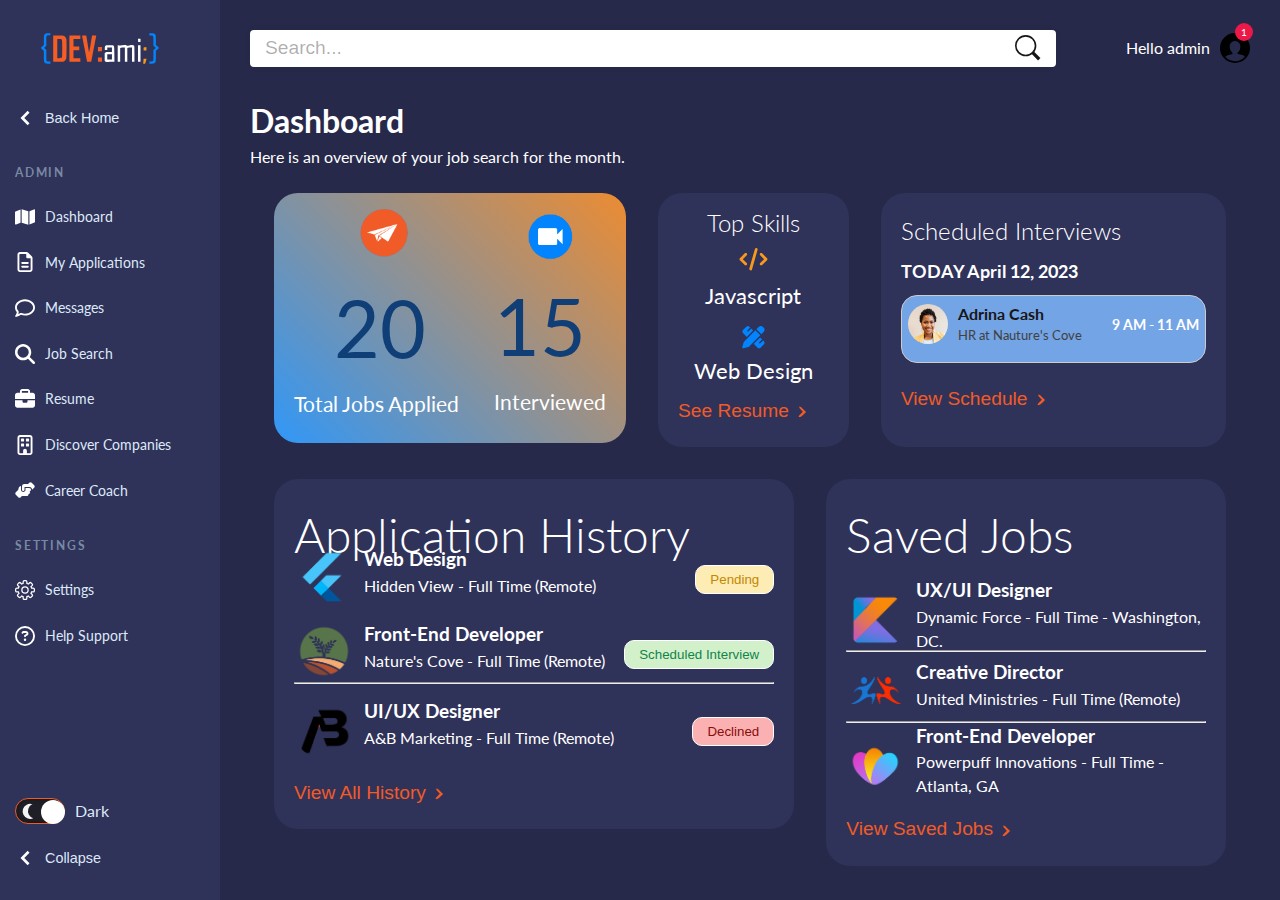
<file: job-board.html>
<!DOCTYPE html>
<html lang="en">
<head>
    <meta charset="UTF-8">
    <meta http-equiv="X-UA-Compatible" content="IE=edge">
    <meta name="viewport" content="width=device-width, initial-scale=1.0">
    <title>Job Board</title>
    <link rel="stylesheet" href="job-board.css">
</head>
<body>
    <!----  NAVIGATION  ---->
    <nav>
        
    </nav>
<!----  END NAVIGATION  ---->


<!----  LEFT MENU ICONS  ---->
    <svg style="display:none;">
        <!-- LOGO -->
        <symbol id="logo" viewBox="0 0 140 59"> 
          <g>
            <path d="M6.8 57c0 .4-.1.7-.2.9-.1.2-.3.4-.4.5-.1.1-.4.199-.5.3-.2 0-.3.1-.5.1-.1 0-.3 0-.5-.1-.2 0-.4-.101-.5-.3-.2 0-.4-.2-.5-.4-.1-.2-.2-.5-.2-.9V44.7h-2c-.3 0-.6-.101-.8-.2-.2-.1-.3-.2-.5-.4s-.2-.3-.2-.4v-.4c0-.1 0-.2.1-.399 0-.2.1-.301.2-.4.1-.1.3-.3.5-.4.1 0 .4-.1.7-.1h2.1v-3.5c0-1 .1-1.9.3-2.7C4.1 35 4.5 34.3 5 33.7c.5-.6 1.1-1.1 1.9-1.4.8-.3 1.7-.5 2.7-.5.9 0 1.5.101 1.8.4.3.3.5.6.5 1.1 0 .3-.1.601-.3.9-.2.3-.6.4-1.2.4h-.6c-.6 0-1.1.101-1.5.301-.4.199-.7.5-.9.8C7.2 36 7 36.5 7 37c-.1.5-.1 1-.1 1.6V42h2.7c.3 0 .6.1.8.2.2.1.3.2.5.399.1.101.2.301.2.401 0 .2.1.3.1.4 0 .1 0 .3-.1.399 0 .2-.1.3-.2.4-.1.1-.3.3-.5.399-.2.101-.5.2-.8.2H6.8V57z" />
            <path d="M30.4 50.2c0 1.3-.2 2.5-.7 3.5-.5 1.1-1.1 2-1.9 2.8-.8.8-1.8 1.4-2.8 1.8-1.1.4-2.3.601-3.5.601-1.3 0-2.4-.2-3.5-.601-1.1-.399-2-1-2.8-1.8-.8-.8-1.4-1.7-1.9-2.8-.5-1.101-.7-2.2-.7-3.5s.2-2.4.7-3.5c.5-1.101 1.1-2 1.9-2.7.8-.8 1.7-1.4 2.8-1.8 1.1-.4 2.3-.601 3.5-.601 1.3 0 2.4.2 3.5.601 1.1.399 2 1 2.8 1.8.8.8 1.4 1.7 1.9 2.7.5 1.1.7 2.3.7 3.5zm-3.4 0c0-.8-.1-1.5-.4-2.3-.2-.7-.6-1.4-1.1-1.9s-1-1-1.7-1.3c-.7-.3-1.5-.5-2.4-.5s-1.7.2-2.4.5-1.3.8-1.7 1.3c-.5.5-.8 1.2-1.1 1.9-.2.699-.4 1.5-.4 2.3s.1 1.5.4 2.3c.2.7.6 1.4 1.1 1.9.5.6 1 1 1.7 1.3s1.5.5 2.4.5 1.7-.2 2.4-.5 1.3-.8 1.7-1.3c.5-.601.8-1.2 1.1-1.9.3-.7.4-1.5.4-2.3z" />
            <path d="M38.1 44.8h.1c.4-.899 1-1.7 1.9-2.3s1.8-.9 2.9-.9c.5 0 1 .101 1.3.301.4.199.6.6.6 1.1 0 .6-.2 1-.6 1.2-.4.2-.8.3-1.4.3h-.2c-1.3 0-2.4.5-3.2 1.4-.8.899-1.3 2.3-1.3 4.1v7c0 .4-.1.7-.2.9-.1.199-.3.399-.4.5-.2.1-.4.199-.5.3-.2 0-.3.1-.5.1-.1 0-.3 0-.5-.1-.2 0-.4-.101-.5-.3-.1-.2-.3-.301-.4-.5C35 57.7 35 57.4 35 57V43.5c0-.4.1-.7.2-.9.1-.199.3-.399.4-.5.2-.1.3-.199.5-.199s.3-.101.5-.101c.1 0 .3 0 .4.101.2 0 .3.1.5.199.2.101.3.301.4.5.1.2.2.5.2.9v1.3z" />
            <path d="M49.2 51.3c0 .7.2 1.4.5 2 .3.601.7 1.2 1.2 1.601.5.5 1.1.8 1.7 1.1s1.3.4 2 .4c1 0 1.8-.2 2.5-.5.7-.4 1.2-.801 1.8-1.2.2-.2.4-.3.6-.4.2-.301.3-.301.5-.301.4 0 .7.1 1 .4.3.199.4.6.4 1 0 .1 0 .3-.1.5s-.2.4-.4.7c-1.6 1.7-3.7 2.5-6.3 2.5-1.3 0-2.4-.199-3.5-.6s-2-1-2.8-1.8c-.8-.8-1.4-1.7-1.8-2.7-.4-1.1-.7-2.3-.7-3.6 0-1.301.2-2.5.6-3.5.4-1.101 1-2 1.8-2.801.8-.8 1.7-1.399 2.7-1.8 1-.399 2.2-.6 3.4-.6 2.1 0 3.8.6 5.2 1.8s2.3 2.9 2.6 5.2c0 .3.1.5.1.6v.5c0 1.101-.6 1.7-1.7 1.7H49.2V51.3zm9.9-2.5c0-.7-.1-1.3-.3-1.8-.2-.6-.5-1.1-.9-1.5s-.9-.7-1.4-1c-.6-.2-1.2-.4-2-.4-.7 0-1.4.101-2 .4-.6.2-1.2.6-1.6 1-.5.4-.8.9-1.1 1.5-.3.6-.5 1.2-.5 1.8h9.8z" />
            <path d="M77.9 55.1c.399-.3.8-.5 1.199-.5.4 0 .7.101 1 .4.2.3.4.6.4.9 0 .199 0 .5-.1.699a1.856 1.856 0 01-.599.701c-.7.5-1.399.9-2.3 1.2s-1.8.4-2.7.4c-1.3 0-2.5-.2-3.5-.601-1.1-.399-2-1-2.8-1.8s-1.4-1.7-1.8-2.7c-.4-1.1-.7-2.3-.7-3.6s.2-2.5.7-3.601c.4-1.1 1.1-2 1.8-2.8.8-.8 1.7-1.399 2.8-1.8 1.101-.4 2.2-.6 3.5-.6.9 0 1.7.1 2.601.399C78.2 42 79 42.4 79.6 43l.7.7c.101.2.2.5.2.7 0 .399-.1.8-.4 1-.3.3-.6.399-1 .399-.199 0-.399 0-.5-.1-.2-.099-.4-.199-.7-.499-.301-.3-.7-.5-1.2-.7s-1-.3-1.7-.3c-.9 0-1.6.2-2.3.5s-1.2.8-1.7 1.3-.8 1.2-1.1 1.9c-.2.699-.4 1.5-.4 2.3s.1 1.5.3 2.2c.2.699.6 1.3 1 1.899.5.5 1 1 1.7 1.3.7.301 1.4.5 2.3.5.7 0 1.3-.1 1.8-.3.4-.099.9-.299 1.3-.699z" />
            <path d="M94.6 56.2h-.1c-.6.899-1.4 1.6-2.3 2.1-.9.5-2 .7-3.3.7-.7 0-1.301-.1-2-.3-.7-.2-1.4-.5-1.9-.9-.6-.399-1.1-.899-1.4-1.6-.4-.7-.6-1.5-.6-2.4 0-1.3.3-2.2 1-3 .7-.7 1.6-1.3 2.7-1.7 1.1-.399 2.3-.6 3.7-.699 1.399-.101 2.8-.2 4.199-.2v-.5c0-1.2-.399-2.101-1.1-2.7s-1.7-.9-3-.9c-.7 0-1.4.101-2 .301-.6.199-1.3.5-1.9 1-.3.199-.699.3-1 .3-.3 0-.6-.101-.899-.4-.2-.2-.4-.6-.4-.899 0-.2.101-.5.2-.7s.3-.4.6-.601c.7-.5 1.601-1 2.5-1.3 1-.3 2-.5 3.2-.5s2.2.2 3.101.5c.899.3 1.6.8 2.199 1.4.601.6 1 1.3 1.301 2.1.3.8.399 1.601.399 2.5V56.9c0 .3-.1.6-.2.899-.1.201-.2.401-.4.501-.2.101-.3.2-.5.2s-.3.1-.4.1c-.1 0-.3 0-.399-.1-.2 0-.301-.1-.5-.2-.201-.1-.301-.3-.401-.5s-.2-.5-.2-.899v-.7h-.2zm-.9-5.5c-.8 0-1.7 0-2.5.1-.9.101-1.7.2-2.4.4s-1.3.5-1.8.9-.7 1-.7 1.7c0 .5.101.9.3 1.2.2.3.5.6.801.8.3.2.699.4 1.1.4.4.1.8.1 1.2.1 1.5 0 2.7-.5 3.5-1.399.8-.9 1.2-2.101 1.2-3.5v-.9h-.7v.199z" />
            <path d="M111.4 45.4c-.5-.5-1-.801-1.5-1-.5-.2-1.101-.301-1.601-.301-.399 0-.7 0-1.1.101-.4.1-.7.2-1 .399-.3.2-.5.4-.7.7s-.3.601-.3 1c0 .7.3 1.2.899 1.601.601.3 1.601.6 2.801.899.8.2 1.5.4 2.199.7.7.3 1.301.6 1.801 1s.899.8 1.199 1.4c.301.5.4 1.199.4 1.899 0 1-.2 1.8-.6 2.5-.4.7-.9 1.2-1.5 1.7-.601.4-1.301.7-2.101.9-.8.199-1.6.3-2.399.3-1 0-2-.2-2.9-.5-1-.3-1.8-.8-2.5-1.4-.3-.3-.5-.5-.6-.7-.098-.198-.098-.398-.098-.598 0-.4.101-.8.4-1 .3-.3.6-.4 1-.4.399 0 .8.2 1.2.5.5.5 1.1.801 1.699 1.101.601.3 1.2.399 1.9.399.4 0 .8 0 1.2-.1.399-.1.7-.2 1-.4.3-.199.6-.399.8-.699.2-.301.3-.7.3-1.2 0-.8-.399-1.3-1.1-1.7s-1.8-.7-3.2-1c-.6-.1-1.1-.3-1.7-.5-.6-.2-1.1-.5-1.6-.8s-.8-.8-1.101-1.3c-.3-.5-.399-1.2-.399-2 0-.9.2-1.601.5-2.301.401-.6.801-1.2 1.401-1.6.601-.4 1.2-.7 2-.9.7-.199 1.5-.3 2.301-.3.899 0 1.699.101 2.6.4.8.3 1.6.7 2.2 1.2.3.3.5.5.6.699.101.2.101.4.101.601 0 .399-.101.7-.4 1s-.6.399-1 .399c-.402-.199-.802-.399-1.102-.699z" />
            <path d="M126 58.4c-.6.3-1.3.399-2.1.399-1.601 0-2.801-.399-3.601-1.3s-1.2-2.2-1.2-3.9v-9H117.2c-.3 0-.601 0-.8-.1-.2-.1-.4-.2-.5-.3-.101-.101-.2-.3-.2-.4 0-.2-.101-.3-.101-.399 0-.101 0-.2.101-.4 0-.2.1-.3.2-.4.1-.1.3-.3.5-.399.199-.101.5-.2.8-.2h1.899v-3.2c0-.399.101-.7.2-.899.101-.2.3-.4.4-.601.2-.1.399-.2.5-.3.2 0 .3-.1.5-.1.1 0 .3 0 .5.1.2 0 .3.1.5.3.2.101.3.3.399.601.101.199.2.6.2.899V42h3.2c.3 0 .6.1.8.2.2.1.3.2.5.399.102.101.202.301.202.401 0 .2.1.3.1.4 0 .1 0 .3-.1.399 0 .2-.1.3-.2.4-.1.1-.3.3-.5.3-.2.1-.5.1-.8.1h-3.2V53.2c0 1 .2 1.7.5 2.1.4.4.8.601 1.4.601.2 0 .5 0 .7-.101.199-.1.399-.1.6-.1.4 0 .7.1.9.399.199.301.3.601.3.9s-.101.5-.2.7c0 .401-.2.601-.5.701z" />
            <path d="M133.2 44.8h.1c.4-.899 1-1.7 1.9-2.3.899-.6 1.8-.9 2.899-.9.5 0 1 .101 1.301.301.4.199.6.599.6 1.099 0 .6-.2 1-.6 1.2-.4.2-.801.3-1.4.3h-.2c-1.3 0-2.399.5-3.2 1.4-.8.899-1.3 2.3-1.3 4.1v7c0 .4-.1.7-.2.9-.1.199-.3.399-.399.5-.101.1-.4.199-.5.3-.2 0-.3.1-.5.1-.101 0-.3 0-.5-.1-.2 0-.4-.101-.5-.3-.2-.101-.3-.301-.4-.5-.1-.2-.2-.5-.2-.9V43.5c0-.4.101-.7.2-.9.101-.199.3-.399.4-.5.2-.1.3-.199.5-.199s.3-.101.5-.101c.1 0 .3 0 .399.101.2 0 .301.1.5.199.2.101.301.301.4.5.1.2.2.5.2.9v1.3z" />
          </g>
          <g>
            <g>
              <path fill="#08A6DF" d="M70 32.9c-9.1 0-16.5-7.4-16.5-16.5 0-4.8 2.1-9.3 5.7-12.4.5-.4 1.2-.4 1.6.1.4.5.4 1.2-.1 1.6-3.1 2.7-4.9 6.6-4.9 10.7 0 7.8 6.4 14.2 14.2 14.2s14.2-6.4 14.2-14.2c0-7.8-6.4-14.1-14.2-14.1-1.9 0-3.7.4-5.4 1.1-.6.2-1.3 0-1.5-.6-.2-.6 0-1.3.6-1.5C65.7.4 67.8 0 70 0c9.1 0 16.5 7.4 16.5 16.5S79.1 32.9 70 32.9z" />
            </g>
            <g>
              <path fill="#7C2A8A" d="M70 28.4c-6.6 0-11.9-5.4-11.9-11.9 0-6.6 5.4-11.9 11.9-11.9 5 0 9.5 3.2 11.2 7.9.5 1.3.7 2.6.7 4 0 .6-.5 1.1-1.101 1.1-.6 0-1.1-.5-1.1-1.1 0-1.1-.2-2.2-.601-3.3-1.399-3.8-5-6.4-9.1-6.4-5.3 0-9.6 4.3-9.6 9.6s4.3 9.6 9.6 9.6c.6 0 1.1.5 1.1 1.1.002.8-.498 1.3-1.098 1.3z" />
            </g>
            <g>
              <path fill="#EC1848" d="M70 23.9c-4.1 0-7.4-3.3-7.4-7.4s3.3-7.4 7.4-7.4c.6 0 1.1.5 1.1 1.1 0 .6-.5 1.1-1.1 1.1-2.8 0-5.1 2.3-5.1 5.1s2.3 5.1 5.1 5.1 5.1-2.3 5.1-5.1c0-.6.5-1.1 1.101-1.1.6 0 1.1.5 1.1 1.1.099 4.2-3.201 7.5-7.301 7.5z" />
            </g>
          </g>
        </symbol>
        <symbol id="down" viewBox="0 0 16 16">
          <polygon points="3.81 4.38 8 8.57 12.19 4.38 13.71 5.91 8 11.62 2.29 5.91 3.81 4.38" />
        </symbol>
        <symbol id="dashboard" viewBox="0 0 16 16">
          <path d="M8,0a8,8,0,1,0,8,8A8,8,0,0,0,8,0ZM8,15a7,7,0,0,1-5.19-2.32,2.71,2.71,0,0,1,1.7-1,13.11,13.11,0,0,0,1.29-.28,2.32,2.32,0,0,0,.94-.34,1.17,1.17,0,0,0-.27-.7h0A3.61,3.61,0,0,1,5.15,7.49,3.18,3.18,0,0,1,8,4.07a3.18,3.18,0,0,1,2.86,3.42,3.6,3.6,0,0,1-1.32,2.88h0a1.13,1.13,0,0,0-.27.69,2.68,2.68,0,0,0,.93.31,10.81,10.81,0,0,0,1.28.23,2.63,2.63,0,0,1,1.78,1A7,7,0,0,1,8,15Z" />
        </symbol>
        <symbol id="applications" viewBox="0 0 16 16">
          <rect width="7" height="7" />
          <rect y="9" width="7" height="7" />
          <rect x="9" width="7" height="7" />
          <rect x="9" y="9" width="7" height="7" />
        </symbol>

        <symbol id="messages" viewBox="0 0 16 16">
          <path d="M0,16.13V2H15V13H5.24ZM1,3V14.37L5,12h9V3Z" />
          <rect x="3" y="5" width="9" height="1" />
          <rect x="3" y="7" width="7" height="1" />
          <rect x="3" y="9" width="5" height="1" />
        </symbol>
        <symbol id="job-search" viewBox="0 0 16 16">
          <rect x="4" width="12" height="12" transform="translate(20 12) rotate(-180)" />
          <polygon points="2 14 2 2 0 2 0 14 0 16 2 16 14 16 14 14 2 14" />
        </symbol>
       <symbol id="discover" viewBox="0 0 16 16">
          <path d="M3,0V7A2,2,0,0,0,5,9H6v5a2,2,0,0,0,4,0V9h1a2,2,0,0,0,2-2V0Zm9,7a1,1,0,0,1-1,1H9v6a1,1,0,0,1-2,0V8H5A1,1,0,0,1,4,7V6h8ZM4,5V1H6V4H7V1H9V4h1V1h2V5Z" />
        </symbol> 
        <symbol id="career-coach" viewBox="0 0 16 16">
          <polygon points="0.64 11.85 -0.02 11.1 2.55 8.85 4.57 10.4 9.25 5.25 12.97 8.84 15.37 6.79 16.02 7.54 12.94 10.2 9.29 6.68 4.69 11.76 2.59 10.14 0.64 11.85" />
        </symbol>
        <symbol id="settings" viewBox="0 0 16 16">
            <path fill="#fff" d="M8,11a3,3,0,1,1,3-3A3,3,0,0,1,8,11ZM8,6a2,2,0,1,0,2,2A2,2,0,0,0,8,6Z" />
            <path fill="#fff" d="M8.5,16h-1A1.5,1.5,0,0,1,6,14.5v-.85a5.91,5.91,0,0,1-.58-.24l-.6.6A1.54,1.54,0,0,1,2.7,14L2,13.3a1.5,1.5,0,0,1,0-2.12l.6-.6A5.91,5.91,0,0,1,2.35,10H1.5A1.5,1.5,0,0,1,0,8.5v-1A1.5,1.5,0,0,1,1.5,6h.85a5.91,5.91,0,0,1,.24-.58L2,4.82A1.5,1.5,0,0,1,2,2.7L2.7,2A1.54,1.54,0,0,1,4.82,2l.6.6A5.91,5.91,0,0,1,6,2.35V1.5A1.5,1.5,0,0,1,7.5,0h1A1.5,1.5,0,0,1,10,1.5v.85a5.91,5.91,0,0,1,.58.24l.6-.6A1.54,1.54,0,0,1,13.3,2L14,2.7a1.5,1.5,0,0,1,0,2.12l-.6.6a5.91,5.91,0,0,1,.24.58h.85A1.5,1.5,0,0,1,16,7.5v1A1.5,1.5,0,0,1,14.5,10h-.85a5.91,5.91,0,0,1-.24.58l.6.6a1.5,1.5,0,0,1,0,2.12L13.3,14a1.54,1.54,0,0,1-2.12,0l-.6-.6a5.91,5.91,0,0,1-.58.24v.85A1.5,1.5,0,0,1,8.5,16ZM5.23,12.18l.33.18a4.94,4.94,0,0,0,1.07.44l.36.1V14.5a.5.5,0,0,0,.5.5h1a.5.5,0,0,0,.5-.5V12.91l.36-.1a4.94,4.94,0,0,0,1.07-.44l.33-.18,1.12,1.12a.51.51,0,0,0,.71,0l.71-.71a.5.5,0,0,0,0-.71l-1.12-1.12.18-.33a4.94,4.94,0,0,0,.44-1.07l.1-.36H14.5a.5.5,0,0,0,.5-.5v-1a.5.5,0,0,0-.5-.5H12.91l-.1-.36a4.94,4.94,0,0,0-.44-1.07l-.18-.33L13.3,4.11a.5.5,0,0,0,0-.71L12.6,2.7a.51.51,0,0,0-.71,0L10.77,3.82l-.33-.18a4.94,4.94,0,0,0-1.07-.44L9,3.09V1.5A.5.5,0,0,0,8.5,1h-1a.5.5,0,0,0-.5.5V3.09l-.36.1a4.94,4.94,0,0,0-1.07.44l-.33.18L4.11,2.7a.51.51,0,0,0-.71,0L2.7,3.4a.5.5,0,0,0,0,.71L3.82,5.23l-.18.33a4.94,4.94,0,0,0-.44,1.07L3.09,7H1.5a.5.5,0,0,0-.5.5v1a.5.5,0,0,0,.5.5H3.09l.1.36a4.94,4.94,0,0,0,.44,1.07l.18.33L2.7,11.89a.5.5,0,0,0,0,.71l.71.71a.51.51,0,0,0,.71,0Z" />
        </symbol>
        <symbol id="help" viewBox="0 0 16 16">
          <path d="M8,11a3,3,0,1,1,3-3A3,3,0,0,1,8,11ZM8,6a2,2,0,1,0,2,2A2,2,0,0,0,8,6Z" />
          <path d="M8.5,16h-1A1.5,1.5,0,0,1,6,14.5v-.85a5.91,5.91,0,0,1-.58-.24l-.6.6A1.54,1.54,0,0,1,2.7,14L2,13.3a1.5,1.5,0,0,1,0-2.12l.6-.6A5.91,5.91,0,0,1,2.35,10H1.5A1.5,1.5,0,0,1,0,8.5v-1A1.5,1.5,0,0,1,1.5,6h.85a5.91,5.91,0,0,1,.24-.58L2,4.82A1.5,1.5,0,0,1,2,2.7L2.7,2A1.54,1.54,0,0,1,4.82,2l.6.6A5.91,5.91,0,0,1,6,2.35V1.5A1.5,1.5,0,0,1,7.5,0h1A1.5,1.5,0,0,1,10,1.5v.85a5.91,5.91,0,0,1,.58.24l.6-.6A1.54,1.54,0,0,1,13.3,2L14,2.7a1.5,1.5,0,0,1,0,2.12l-.6.6a5.91,5.91,0,0,1,.24.58h.85A1.5,1.5,0,0,1,16,7.5v1A1.5,1.5,0,0,1,14.5,10h-.85a5.91,5.91,0,0,1-.24.58l.6.6a1.5,1.5,0,0,1,0,2.12L13.3,14a1.54,1.54,0,0,1-2.12,0l-.6-.6a5.91,5.91,0,0,1-.58.24v.85A1.5,1.5,0,0,1,8.5,16ZM5.23,12.18l.33.18a4.94,4.94,0,0,0,1.07.44l.36.1V14.5a.5.5,0,0,0,.5.5h1a.5.5,0,0,0,.5-.5V12.91l.36-.1a4.94,4.94,0,0,0,1.07-.44l.33-.18,1.12,1.12a.51.51,0,0,0,.71,0l.71-.71a.5.5,0,0,0,0-.71l-1.12-1.12.18-.33a4.94,4.94,0,0,0,.44-1.07l.1-.36H14.5a.5.5,0,0,0,.5-.5v-1a.5.5,0,0,0-.5-.5H12.91l-.1-.36a4.94,4.94,0,0,0-.44-1.07l-.18-.33L13.3,4.11a.5.5,0,0,0,0-.71L12.6,2.7a.51.51,0,0,0-.71,0L10.77,3.82l-.33-.18a4.94,4.94,0,0,0-1.07-.44L9,3.09V1.5A.5.5,0,0,0,8.5,1h-1a.5.5,0,0,0-.5.5V3.09l-.36.1a4.94,4.94,0,0,0-1.07.44l-.33.18L4.11,2.7a.51.51,0,0,0-.71,0L2.7,3.4a.5.5,0,0,0,0,.71L3.82,5.23l-.18.33a4.94,4.94,0,0,0-.44,1.07L3.09,7H1.5a.5.5,0,0,0-.5.5v1a.5.5,0,0,0,.5.5H3.09l.1.36a4.94,4.94,0,0,0,.44,1.07l.18.33L2.7,11.89a.5.5,0,0,0,0,.71l.71.71a.51.51,0,0,0,.71,0Z" />
        </symbol>
        <symbol id="collapse" viewBox="0 0 16 16">
          <polygon points="11.62 3.81 7.43 8 11.62 12.19 10.09 13.71 4.38 8 10.09 2.29 11.62 3.81" />
        </symbol>
        <symbol id="search" viewBox="0 0 16 16">
          <path d="M6.57,1A5.57,5.57,0,1,1,1,6.57,5.57,5.57,0,0,1,6.57,1m0-1a6.57,6.57,0,1,0,6.57,6.57A6.57,6.57,0,0,0,6.57,0Z" />
          <rect x="11.84" y="9.87" width="2" height="5.93" transform="translate(-5.32 12.84) rotate(-45)" />
        </symbol>
      </svg> 
<!---- END LEFT MENU ICONS  ---->


<!----  LEFT MENU   ---->
      <header class="page-header">
        <nav>
            <!-- LOGO PLACEMENT -->
          <a href="#0" aria-label="forecastr logo" class="logo">
            <svg xmlns="http://www.w3.org/2000/svg" width="437" height="121" viewBox="0 0 437 121" version="1.1"><path d="M 377.406 57.386 C 377.113 58.148, 377.015 60.735, 377.187 63.136 L 377.500 67.500 382.500 67.500 L 387.500 67.500 387.800 61.750 L 388.100 56 383.019 56 C 379.611 56, 377.762 56.456, 377.406 57.386 M 377 100.853 C 377 102.423, 376.711 106.473, 376.358 109.853 L 375.715 116 379.240 116 L 382.764 116 385.382 107.604 C 386.822 102.986, 388 98.936, 388 98.604 C 388 98.272, 385.525 98, 382.500 98 C 377.118 98, 377 98.061, 377 100.853" stroke="none" fill="#f8981b" fill-rule="evenodd"/><path d="M 357.200 30.750 L 357.500 36.500 361.750 36.807 L 366 37.115 366 31.057 L 366 25 361.450 25 L 356.900 25 357.200 30.750 M 301 49.043 C 298.525 49.478, 293.462 49.582, 289.750 49.274 L 283 48.713 283 78.856 L 283 109 287.500 109 L 292 109 292 83.625 L 292 58.250 295.125 57.625 C 296.844 57.281, 300.669 57, 303.625 57 L 309 57 309 83 L 309 109 313.500 109 L 318 109 318 83.625 L 318 58.250 321.125 57.625 C 322.844 57.281, 326.669 57, 329.625 57 L 335 57 335 83 L 335 109 339.500 109 L 344 109 344 80.500 C 344 53.333, 343.906 51.906, 342 50 C 339.663 47.663, 336.029 47.527, 324.847 49.361 C 318.597 50.386, 316.867 50.376, 315.406 49.308 C 313.467 47.890, 308.109 47.791, 301 49.043 M 238.039 51.189 C 236.434 52.912, 236 54.719, 236 59.689 L 236 66 240.500 66 L 245 66 245 61.500 L 245 57 253.500 57 L 262 57 262 65 L 262 73 251.556 73 C 241.957 73, 240.884 73.195, 238.306 75.413 L 235.500 77.827 235.500 92.002 C 235.500 105.906, 235.548 106.215, 237.994 108.196 C 240.253 110.026, 241.241 110.138, 248.494 109.386 C 252.897 108.930, 259.783 108.684, 263.795 108.839 L 271.090 109.120 270.795 81.163 C 270.426 46.229, 271.926 49, 253.384 49 C 240.984 49, 239.939 49.149, 238.039 51.189 M 357 79 L 357 109 361.500 109 L 366 109 366 79 L 366 49 361.500 49 L 357 49 357 79 M 245 91 L 245 101 253.500 101 L 262 101 262 91 L 262 81 253.500 81 L 245 81 245 91" stroke="none" fill="#ffffff" fill-rule="evenodd"/><path d="M 19.763 6.565 C 14.695 9.315, 14 12.251, 14 30.891 L 14 47.881 9.069 52.039 C 6.358 54.325, 3.889 56.846, 3.584 57.640 C 3.240 58.538, 5.106 61.017, 8.515 64.190 L 14 69.294 14 88.197 C 14 109.067, 14.599 111.707, 19.967 114.483 C 21.829 115.446, 25.658 116, 30.450 116 L 38 116 38 112 L 38 108 32.057 108 C 23.127 108, 23 107.674, 23 84.662 L 23 65.770 19.305 62.385 C 17.272 60.523, 15.306 59, 14.936 59 C 14.566 59, 16.229 57.034, 18.632 54.632 L 23 50.263 23 33.287 C 23 13.335, 23.259 12.756, 32.254 12.579 L 37.500 12.475 37.810 8.738 L 38.121 5 30.310 5.040 C 25.367 5.065, 21.495 5.625, 19.763 6.565 M 398 9 L 398 13 403.845 13 C 412.860 13, 413 13.314, 413 33.500 L 413 50.343 417.259 54.423 L 421.517 58.504 417.259 62.579 L 413 66.654 413 85.770 C 413 104.391, 412.942 104.927, 410.777 106.443 C 409.448 107.375, 406.436 108, 403.277 108 L 398 108 398 112 L 398 116 405.550 116 C 410.342 116, 414.171 115.446, 416.033 114.483 C 421.405 111.705, 422 109.075, 422 88.107 L 422 69.115 427.500 64.367 C 430.525 61.755, 433 59.064, 433 58.387 C 433 57.709, 430.525 55.040, 427.500 52.456 L 422 47.757 422 30.343 C 422 15.851, 421.723 12.507, 420.352 10.414 C 417.729 6.411, 413.872 5, 405.550 5 L 398 5 398 9" stroke="none" fill="#0484fc" fill-rule="evenodd"/>
              <path d="M 48 61 L 48 109 65.532 109 C 78.077 109, 83.993 108.612, 86.329 107.636 C 90.491 105.897, 94.632 100.986, 95.956 96.219 C 97.330 91.272, 97.330 30.728, 95.956 25.781 C 94.632 21.014, 90.491 16.103, 86.329 14.364 C 83.993 13.388, 78.077 13, 65.532 13 L 48 13 48 61 M 107 61 L 107 109 127 109 L 147 109 147 102.500 L 147 96 134.500 96 L 122 96 122 81.500 L 122 67 132.500 67 L 143 67 143 60 L 143 53 132.500 53 L 122 53 122 39.500 L 122 26 134.500 26 L 147 26 147 19.500 L 147 13 127 13 L 107 13 107 61 M 153.346 14.750 C 153.610 15.713, 157.779 37.313, 162.609 62.750 L 171.393 109 178.997 109 L 186.602 109 190.421 88.750 C 192.522 77.612, 196.661 56.241, 199.620 41.257 C 202.579 26.273, 205 13.767, 205 13.465 C 205 13.163, 201.513 13.047, 197.252 13.208 L 189.503 13.500 184.470 44.500 C 181.701 61.550, 179.173 75.050, 178.851 74.500 C 178.530 73.950, 176.082 59.888, 173.413 43.250 L 168.559 13 160.712 13 C 153.723 13, 152.918 13.191, 153.346 14.750 M 63 61 L 63 96 69.066 96 C 74.960 96, 78.731 94.852, 80.235 92.600 C 80.639 91.995, 80.976 77.662, 80.985 60.750 C 81.003 24.244, 81.558 26, 70 26 L 63 26 63 61 M 211 63.044 L 211 71.088 218.250 70.794 L 225.500 70.500 225.792 62.750 L 226.084 55 218.542 55 L 211 55 211 63.044 M 211 100.956 L 211 109 218.542 109 L 226.084 109 225.792 101.250 L 225.500 93.500 218.250 93.206 L 211 92.912 211 100.956" stroke="none" fill="#f45d23" fill-rule="evenodd"/>
            </svg>
          </a>
          <button class="toggle-mob-menu" aria-expanded="false" aria-label="open menu">
            <svg width="20" height="20" aria-hidden="true">
              <use xlink:href="#down"></use>
            </svg>
          </button>

          <ul class="admin-menu">
            <li class="menu-heading">
                <button class="back-btn">
                    <svg>
                      <use xlink:href="#collapse"></use>
                    </svg>
                <span>Back Home</span>
                </button>
              </li>
            <li class="menu-heading">
              <h3>Admin</h3>
            </li>
            <li>
              <a href="#0">
                <svg xmlns="http://www.w3.org/2000/svg" viewBox="0 0 576 512"><!--! Font Awesome Pro 6.4.0 by @fontawesome - https://fontawesome.com License - https://fontawesome.com/license (Commercial License) Copyright 2023 Fonticons, Inc. -->
                    <path fill="#fff" d="M384 476.1L192 421.2V35.9L384 90.8V476.1zm32-1.2V88.4L543.1 37.5c15.8-6.3 32.9 5.3 32.9 22.3V394.6c0 9.8-6 18.6-15.1 22.3L416 474.8zM15.1 95.1L160 37.2V423.6L32.9 474.5C17.1 480.8 0 469.2 0 452.2V117.4c0-9.8 6-18.6 15.1-22.3z"/></svg>
                <span>Dashboard</span>
              </a>
            </li>
            <li>
              <a href="#0">
                <svg xmlns="http://www.w3.org/2000/svg" viewBox="0 0 384 512"><!--! Font Awesome Pro 6.4.0 by @fontawesome - https://fontawesome.com License - https://fontawesome.com/license (Commercial License) Copyright 2023 Fonticons, Inc. -->
                    <path fill="#fff" d="M64 464c-8.8 0-16-7.2-16-16V64c0-8.8 7.2-16 16-16H224v80c0 17.7 14.3 32 32 32h80V448c0 8.8-7.2 16-16 16H64zM64 0C28.7 0 0 28.7 0 64V448c0 35.3 28.7 64 64 64H320c35.3 0 64-28.7 64-64V154.5c0-17-6.7-33.3-18.7-45.3L274.7 18.7C262.7 6.7 246.5 0 229.5 0H64zm56 256c-13.3 0-24 10.7-24 24s10.7 24 24 24H264c13.3 0 24-10.7 24-24s-10.7-24-24-24H120zm0 96c-13.3 0-24 10.7-24 24s10.7 24 24 24H264c13.3 0 24-10.7 24-24s-10.7-24-24-24H120z"/></svg>
                <span>My Applications</span>
              </a>
            </li>
            <li>
              <a href="#0">
                <svg xmlns="http://www.w3.org/2000/svg" viewBox="0 0 512 512"><!--! Font Awesome Pro 6.4.0 by @fontawesome - https://fontawesome.com License - https://fontawesome.com/license (Commercial License) Copyright 2023 Fonticons, Inc. -->
                    <path fill="#fff" d="M123.6 391.3c12.9-9.4 29.6-11.8 44.6-6.4c26.5 9.6 56.2 15.1 87.8 15.1c124.7 0 208-80.5 208-160s-83.3-160-208-160S48 160.5 48 240c0 32 12.4 62.8 35.7 89.2c8.6 9.7 12.8 22.5 11.8 35.5c-1.4 18.1-5.7 34.7-11.3 49.4c17-7.9 31.1-16.7 39.4-22.7zM21.2 431.9c1.8-2.7 3.5-5.4 5.1-8.1c10-16.6 19.5-38.4 21.4-62.9C17.7 326.8 0 285.1 0 240C0 125.1 114.6 32 256 32s256 93.1 256 208s-114.6 208-256 208c-37.1 0-72.3-6.4-104.1-17.9c-11.9 8.7-31.3 20.6-54.3 30.6c-15.1 6.6-32.3 12.6-50.1 16.1c-.8 .2-1.6 .3-2.4 .5c-4.4 .8-8.7 1.5-13.2 1.9c-.2 0-.5 .1-.7 .1c-5.1 .5-10.2 .8-15.3 .8c-6.5 0-12.3-3.9-14.8-9.9c-2.5-6-1.1-12.8 3.4-17.4c4.1-4.2 7.8-8.7 11.3-13.5c1.7-2.3 3.3-4.6 4.8-6.9c.1-.2 .2-.3 .3-.5z"/></svg>
                <span>Messages</span>
              </a>
            </li>
            <li>
              <a href="#0">
                <svg xmlns="http://www.w3.org/2000/svg" viewBox="0 0 512 512"><!--! Font Awesome Pro 6.4.0 by @fontawesome - https://fontawesome.com License - https://fontawesome.com/license (Commercial License) Copyright 2023 Fonticons, Inc. -->
                    <path fill="#fff" d="M416 208c0 45.9-14.9 88.3-40 122.7L502.6 457.4c12.5 12.5 12.5 32.8 0 45.3s-32.8 12.5-45.3 0L330.7 376c-34.4 25.2-76.8 40-122.7 40C93.1 416 0 322.9 0 208S93.1 0 208 0S416 93.1 416 208zM208 352a144 144 0 1 0 0-288 144 144 0 1 0 0 288z"/></svg>
                <span>Job Search</span>
              </a>
            </li>
            <li>
              <a href="#0">
                <svg xmlns="http://www.w3.org/2000/svg" viewBox="0 0 512 512"><!--! Font Awesome Pro 6.4.0 by @fontawesome - https://fontawesome.com License - https://fontawesome.com/license (Commercial License) Copyright 2023 Fonticons, Inc. -->
                  <path fill="#fff" d="M184 48H328c4.4 0 8 3.6 8 8V96H176V56c0-4.4 3.6-8 8-8zm-56 8V96H64C28.7 96 0 124.7 0 160v96H192 320 512V160c0-35.3-28.7-64-64-64H384V56c0-30.9-25.1-56-56-56H184c-30.9 0-56 25.1-56 56zM512 288H320v32c0 17.7-14.3 32-32 32H224c-17.7 0-32-14.3-32-32V288H0V416c0 35.3 28.7 64 64 64H448c35.3 0 64-28.7 64-64V288z"/>
                </svg>
                <span>Resume</span>
              </a>
            </li>
            <li>
              <a href="#0">
                <svg xmlns="http://www.w3.org/2000/svg" viewBox="0 0 384 512"><!--! Font Awesome Pro 6.4.0 by @fontawesome - https://fontawesome.com License - https://fontawesome.com/license (Commercial License) Copyright 2023 Fonticons, Inc. -->
                    <path fill="#fff" d="M64 48c-8.8 0-16 7.2-16 16V448c0 8.8 7.2 16 16 16h80V400c0-26.5 21.5-48 48-48s48 21.5 48 48v64h80c8.8 0 16-7.2 16-16V64c0-8.8-7.2-16-16-16H64zM0 64C0 28.7 28.7 0 64 0H320c35.3 0 64 28.7 64 64V448c0 35.3-28.7 64-64 64H64c-35.3 0-64-28.7-64-64V64zm88 40c0-8.8 7.2-16 16-16h48c8.8 0 16 7.2 16 16v48c0 8.8-7.2 16-16 16H104c-8.8 0-16-7.2-16-16V104zM232 88h48c8.8 0 16 7.2 16 16v48c0 8.8-7.2 16-16 16H232c-8.8 0-16-7.2-16-16V104c0-8.8 7.2-16 16-16zM88 232c0-8.8 7.2-16 16-16h48c8.8 0 16 7.2 16 16v48c0 8.8-7.2 16-16 16H104c-8.8 0-16-7.2-16-16V232zm144-16h48c8.8 0 16 7.2 16 16v48c0 8.8-7.2 16-16 16H232c-8.8 0-16-7.2-16-16V232c0-8.8 7.2-16 16-16z"/></svg>
                <span>Discover Companies</span>
              </a>
            </li>
            <li>
              <a href="#0">
                <svg xmlns="http://www.w3.org/2000/svg" viewBox="0 0 640 512"><!--! Font Awesome Pro 6.4.0 by @fontawesome - https://fontawesome.com License - https://fontawesome.com/license (Commercial License) Copyright 2023 Fonticons, Inc. -->
                    <path fill="#fff" d="M544 248v3.3l69.7-69.7c21.9-21.9 21.9-57.3 0-79.2L535.6 24.4c-21.9-21.9-57.3-21.9-79.2 0L416.3 64.5c-2.7-.3-5.5-.5-8.3-.5H296c-37.1 0-67.6 28-71.6 64H224V248c0 22.1 17.9 40 40 40s40-17.9 40-40V176c0 0 0-.1 0-.1V160l16 0 136 0c0 0 0 0 .1 0H464c44.2 0 80 35.8 80 80v8zM336 192v56c0 39.8-32.2 72-72 72s-72-32.2-72-72V129.4c-35.9 6.2-65.8 32.3-76 68.2L99.5 255.2 26.3 328.4c-21.9 21.9-21.9 57.3 0 79.2l78.1 78.1c21.9 21.9 57.3 21.9 79.2 0l37.7-37.7c.9 0 1.8 .1 2.7 .1H384c26.5 0 48-21.5 48-48c0-5.6-1-11-2.7-16H432c26.5 0 48-21.5 48-48c0-12.8-5-24.4-13.2-33c25.7-5 45.1-27.6 45.2-54.8v-.4c-.1-30.8-25.1-55.8-56-55.8c0 0 0 0 0 0l-120 0z"/></svg>
                <span>Career Coach</span>
              </a>
            </li>
            <li class="menu-heading">
              <h3>Settings</h3>
            </li>
            <li>
              <a href="#0">
                <svg>
                  <use xlink:href="#settings"></use>
                </svg>
                <span>Settings</span>
              </a>
            </li>
            <li>
              <a href="#0">
                <svg xmlns="http://www.w3.org/2000/svg" viewBox="0 0 512 512"><!--! Font Awesome Pro 6.4.0 by @fontawesome - https://fontawesome.com License - https://fontawesome.com/license (Commercial License) Copyright 2023 Fonticons, Inc. -->
                    <path fill="#fff" d="M464 256A208 208 0 1 0 48 256a208 208 0 1 0 416 0zM0 256a256 256 0 1 1 512 0A256 256 0 1 1 0 256zm169.8-90.7c7.9-22.3 29.1-37.3 52.8-37.3h58.3c34.9 0 63.1 28.3 63.1 63.1c0 22.6-12.1 43.5-31.7 54.8L280 264.4c-.2 13-10.9 23.6-24 23.6c-13.3 0-24-10.7-24-24V250.5c0-8.6 4.6-16.5 12.1-20.8l44.3-25.4c4.7-2.7 7.6-7.7 7.6-13.1c0-8.4-6.8-15.1-15.1-15.1H222.6c-3.4 0-6.4 2.1-7.5 5.3l-.4 1.2c-4.4 12.5-18.2 19-30.6 14.6s-19-18.2-14.6-30.6l.4-1.2zM224 352a32 32 0 1 1 64 0 32 32 0 1 1 -64 0z"/></svg>
                <span>Help Support</span>  
              </a>
            </li>
           
            <li>
              <div class="switch">
                <input type="checkbox" id="mode" checked>
                <label for="mode">
                  <span></span>
                  <span>Dark</span>
                </label>
              </div>
              <button class="collapse-btn" aria-expanded="true" aria-label="collapse menu">
                <svg aria-hidden="true">
                  <use xlink:href="#collapse"></use>
                </svg>
                <span>Collapse</span>
              </button>
            </li>
          </ul>
        </nav>
      </header>
<!----  END LEFT MENU   ---->


<!----  MAIN CONTENT  ---->
      <section class="main-bkg">
            <section class="page-content">
                <section class="search-and-user">
                <form>
                    <input type="search" placeholder="Search...">
                    <button type="submit" aria-label="submit form">
                    <svg aria-hidden="true">
                        <use xlink:href="#search"></use>
                    </svg>
                    </button>
                </form>
                <div class="admin-profile">
                    <span class="greeting">Hello admin</span>
                    <div class="notifications">
                    <span class="badge">1</span>
                    <svg>
                        <use xlink:href="#dashboard"></use>
                    </svg>
                    </div>
                </div>
                </section>

                <!------- GRID SECTION ------>
                <section class="grid">
                    <h1 class="begin" style="font-size: 2rem">Dashboard</h1>
                    <p class="begin">Here is an overview of your job search for the month.</p>
                    <div class="wrapper">
                      <!------- CELL a *need to add hover to buttons------>
                        <div class="box a">
                          <div class="side-by">
                            <!-- Total Jobs Applied-->
                            <div class="jobs">
                              <button class="airplane">
                                <img src="images/icons/airplane.png" alt="airplane icon">
                                <!-- <svg xmlns="http://www.w3.org/2000/svg" width="132" height="80" viewBox="0 0 132 96" version="1.1"><path d="M 65.850 40.487 C 55.593 43.391, 46.593 45.983, 45.850 46.249 C 45.108 46.514, 46.750 47.409, 49.500 48.238 C 54.171 49.646, 54.753 49.617, 58.347 47.803 C 60.463 46.734, 62.380 46.046, 62.607 46.274 C 62.834 46.501, 61.260 47.481, 59.108 48.451 L 55.195 50.216 56.788 54.858 L 58.382 59.500 59.441 55.226 C 60.367 51.489, 61.191 50.563, 66 47.858 C 71.939 44.517, 71.804 45.194, 65.729 49.217 L 61.957 51.713 68.212 55.824 C 71.652 58.084, 74.755 59.611, 75.108 59.217 C 75.461 58.823, 78.543 53.213, 81.958 46.750 C 87.062 37.089, 87.840 35.018, 86.333 35.104 C 85.325 35.161, 76.108 37.583, 65.850 40.487 M 60.560 55.618 C 59.697 59.054, 60.043 59.240, 63.015 56.939 C 65.121 55.308, 65.271 54.863, 64 54.023 C 61.751 52.535, 61.278 52.754, 60.560 55.618" stroke="none" fill="#ffffff" fill-rule="evenodd"/>
                                  <path d="M 59.929 13.308 C 45.502 17.386, 35.441 29.639, 34.241 44.592 C 32.702 63.758, 46.964 80.406, 66.095 81.775 C 93.689 83.749, 112.263 56.258, 100.069 31.488 C 92.900 16.926, 75.311 8.959, 59.929 13.308 M 65.850 40.487 C 55.593 43.391, 46.593 45.983, 45.850 46.249 C 45.108 46.514, 46.750 47.409, 49.500 48.238 C 54.171 49.646, 54.753 49.617, 58.347 47.803 C 60.463 46.734, 62.380 46.046, 62.607 46.274 C 62.834 46.501, 61.260 47.481, 59.108 48.451 L 55.195 50.216 56.788 54.858 L 58.382 59.500 59.441 55.226 C 60.367 51.489, 61.191 50.563, 66 47.858 C 71.939 44.517, 71.804 45.194, 65.729 49.217 L 61.957 51.713 68.212 55.824 C 71.652 58.084, 74.755 59.611, 75.108 59.217 C 75.461 58.823, 78.543 53.213, 81.958 46.750 C 87.062 37.089, 87.840 35.018, 86.333 35.104 C 85.325 35.161, 76.108 37.583, 65.850 40.487 M 60.560 55.618 C 59.697 59.054, 60.043 59.240, 63.015 56.939 C 65.121 55.308, 65.271 54.863, 64 54.023 C 61.751 52.535, 61.278 52.754, 60.560 55.618" stroke="none" fill="#f25c26" fill-rule="evenodd"/>
                                </svg> -->
                              </button>
                              <p class="bignum1">20</p>
                          <p class="smallword">Total Jobs Applied</p>
                          </div>
                          <!-- Interviewed-->
                          <div class="interviewed">
                              <button class="camera">
                                <img src="images/icons/camera.png" alt="camera icon">
                              </button>
                              <p class="bignum2">15</p>
                              <p class="smallword">Interviewed</p>
                          </div>
                          </div>
                            <!------- CELL a ENDS------>

                        </div>

                         <!------- CELL ab BEGINS------>
                        <div class="box ab">
                            <p class="second-titles" style="text-align: center; margin-top: -0.5rem;">Top Skills</p>
                            <!-- Add A graph bar -->
                            <div class="skillz">
                              <svg class="skills1" xmlns="http://www.w3.org/2000/svg" viewBox="0 0 640 512"><!--! Font Awesome Pro 6.4.0 by @fontawesome - https://fontawesome.com License - https://fontawesome.com/license (Commercial License) Copyright 2023 Fonticons, Inc. -->
                                <path fill="#f8981d" d="M392.8 1.2c-17-4.9-34.7 5-39.6 22l-128 448c-4.9 17 5 34.7 22 39.6s34.7-5 39.6-22l128-448c4.9-17-5-34.7-22-39.6zm80.6 120.1c-12.5 12.5-12.5 32.8 0 45.3L562.7 256l-89.4 89.4c-12.5 12.5-12.5 32.8 0 45.3s32.8 12.5 45.3 0l112-112c12.5-12.5 12.5-32.8 0-45.3l-112-112c-12.5-12.5-32.8-12.5-45.3 0zm-306.7 0c-12.5-12.5-32.8-12.5-45.3 0l-112 112c-12.5 12.5-12.5 32.8 0 45.3l112 112c12.5 12.5 32.8 12.5 45.3 0s12.5-32.8 0-45.3L77.3 256l89.4-89.4c12.5-12.5 12.5-32.8 0-45.3z"/>
                              </svg>
                              <p class="skills-words">Javascript</p>
                              
                              <svg class="skills1" style="margin-top: 0.5rem; margin-bottom: 0.3rem" xmlns="http://www.w3.org/2000/svg" viewBox="0 0 512 512"><!--! Font Awesome Pro 6.4.0 by @fontawesome - https://fontawesome.com License - https://fontawesome.com/license (Commercial License) Copyright 2023 Fonticons, Inc. -->
                                <path fill="#0284ff" d="M469.3 19.3l23.4 23.4c25 25 25 65.5 0 90.5l-56.4 56.4L322.3 75.7l56.4-56.4c25-25 65.5-25 90.5 0zM44.9 353.2L299.7 98.3 413.7 212.3 158.8 467.1c-6.7 6.7-15.1 11.6-24.2 14.2l-104 29.7c-8.4 2.4-17.4 .1-23.6-6.1s-8.5-15.2-6.1-23.6l29.7-104c2.6-9.2 7.5-17.5 14.2-24.2zM249.4 103.4L103.4 249.4 16 161.9c-18.7-18.7-18.7-49.1 0-67.9L94.1 16c18.7-18.7 49.1-18.7 67.9 0l19.8 19.8c-.3 .3-.7 .6-1 .9l-64 64c-6.2 6.2-6.2 16.4 0 22.6s16.4 6.2 22.6 0l64-64c.3-.3 .6-.7 .9-1l45.1 45.1zM408.6 262.6l45.1 45.1c-.3 .3-.7 .6-1 .9l-64 64c-6.2 6.2-6.2 16.4 0 22.6s16.4 6.2 22.6 0l64-64c.3-.3 .6-.7 .9-1L496 350.1c18.7 18.7 18.7 49.1 0 67.9L417.9 496c-18.7 18.7-49.1 18.7-67.9 0l-87.4-87.4L408.6 262.6z"/>
                              </svg>
                              <p class="skills-words">Web Design</p>
                            </div>
                            <!-- Add the toggle icon-->
                              <button class="resume-button">
                                <p class="toggle-font">See Resume</p>
                                <svg class="toggle-arrow"  xmlns="http://www.w3.org/2000/svg"  viewBox="0 0 36 36" version="1.1">
                                  <path d="M 14.508 7.988 C 14.092 8.661, 14.977 10.411, 16.582 12.086 L 19.383 15.009 16.026 18.473 C 13.088 21.505, 12.889 22.020, 14.428 22.611 C 15.675 23.089, 17.325 22.146, 20.106 19.364 L 24.027 15.443 19.631 11.128 C 16.687 8.239, 14.994 7.201, 14.508 7.988" stroke="none" fill="#f15b27" fill-rule="evenodd"/>
                                </svg>
                            </button>
                        </div>
                         <!------- CELL ab ENDS------>


                          <!------- CELL b BEGINS------>
                        <div class="box b">
                          <div class="second-titles">
                            Scheduled Interviews
                          </div>
                            <div class="schedule-int-date">
                              <span class="month">TODAY</span>
                               April 12, 2023
                            </div>

                            <div class="schedule">
                              <div class="event">
                                <img class="avatarr" src="images/people/hr-woman.jpg" alt="woman portrait">
                                  <div class="event-details">
                                    <div class="event-name">Adrina Cash</div>
                                    <div class="event-job-title">
                                      HR at Nauture's Cove
                                    </div>
                                  </div>
                                  <div class="event-time">
                                      9 AM - 11 AM
                                    </div>
                              </div>
                            </div>
                            <!-- BUTTON -->
                            <button class="resume-button">
                              <p class="toggle-font">View Schedule</p>
                              <svg class="toggle-arrow"  xmlns="http://www.w3.org/2000/svg"  viewBox="0 0 36 36" version="1.1">
                                <path d="M 14.508 7.988 C 14.092 8.661, 14.977 10.411, 16.582 12.086 L 19.383 15.009 16.026 18.473 C 13.088 21.505, 12.889 22.020, 14.428 22.611 C 15.675 23.089, 17.325 22.146, 20.106 19.364 L 24.027 15.443 19.631 11.128 C 16.687 8.239, 14.994 7.201, 14.508 7.988" stroke="none" fill="#f15b27" fill-rule="evenodd"/>
                              </svg>
                            </button>
                        </div>
                        <!------- CELL b ENDS------>

                        <!------- CELL c BEGINS------>
                        <div class="box c">
                          <h1 class="second-titles">Application History</h1>
                          <div class="job-list">
                            <div class="job-item">
                              <img class="job-image" src="images/copmany logos/hiddenview.png" alt="Hidden view logo">
                                  <div class="job-details">
                                    <h4 class="job-title">Web Design</h4>
                                    <p class="company-name">Hidden View - Full Time (Remote)</p>
                                  </div>
                                  <button class="job-status">Pending</button>
                            </div>
                            <div class="job-item">
                              <img class="job-image" src="images/copmany logos/natures.png" alt="Nature's cove logo">
                                <div class="job-details">
                                  <h4 class="job-title">Front-End Developer</h4>
                                  <p class="company-name">Nature's Cove - Full Time (Remote)</p>
                                </div>
                                <button class="job-status2">Scheduled Interview</button>
                            </div>
                            <hr class="job-separator"> <!--Separator HERE! -->
                            <div class="job-item">
                              <img class="job-image" src="images/copmany logos/aandb.png" alt="a&b design logo">
                                <div class="job-details">
                                  <h4 class="job-title">UI/UX Designer</h4>
                                  <p class="company-name">A&B Marketing - Full Time (Remote)</p>
                                </div>
                                <button class="job-status3">Declined</button>
                            </div>
                              <button class="resume-button1">
                              <p class="toggle-font1">View All History</p>
                                <svg class="toggle-arrow1"  xmlns="http://www.w3.org/2000/svg"  viewBox="0 0 36 36" version="1.1">
                                  <path d="M 14.508 7.988 C 14.092 8.661, 14.977 10.411, 16.582 12.086 L 19.383 15.009 16.026 18.473 C 13.088 21.505, 12.889 22.020, 14.428 22.611 C 15.675 23.089, 17.325 22.146, 20.106 19.364 L 24.027 15.443 19.631 11.128 C 16.687 8.239, 14.994 7.201, 14.508 7.988" stroke="none" fill="#f15b27" fill-rule="evenodd"/>
                                </svg>
                            </button>
                          </div>
                        </div>
                        <!------- CELL c ENDS------>


                        <!------- CELL d BEGINS------>
                        <div class="box d">
                          <h1 class="second-titles">Saved Jobs</h1>
                          
                            <div class="job-list1">
                              <div class="job-item">
                                <img class="job-image" src="images/copmany logos/dynamic.png" alt="Hidden view logo">
                                    <div class="job-details">
                                      <h4 class="job-title">UX/UI Designer</h4>
                                      <p class="company-name">Dynamic Force - Full Time - Washington, DC.</p>
                                    </div>
                              </div>
                              <hr class="job-separator"> <!--Separator HERE! -->
                              <div class="job-item">
                                <img class="job-image" src="images/copmany logos/united.png" alt="Nature's cove logo">
                                  <div class="job-details">
                                    <h4 class="job-title">Creative Director</h4>
                                    <p class="company-name">United Ministries - Full Time (Remote)</p>
                                  </div>
                              </div>

                              <hr class="job-separator"> <!--Separator HERE! -->
                              <div class="job-item" style="margin-top: 0.3rem;">
                                <img class="job-image" src="images/copmany logos/powerpuff.png" alt="a&b design logo">
                                  <div class="job-details">
                                    <h4 class="job-title">Front-End Developer</h4>
                                    <p class="company-name">Powerpuff Innovations - Full Time - Atlanta, GA</p>
                                  </div>
                              </div>
                              
                               <button class="resume-button1">
                              <p class="toggle-font1">View Saved Jobs</p>
                              <svg class="toggle-arrow1"  xmlns="http://www.w3.org/2000/svg"  viewBox="0 0 36 36" version="1.1">
                                <path d="M 14.508 7.988 C 14.092 8.661, 14.977 10.411, 16.582 12.086 L 19.383 15.009 16.026 18.473 C 13.088 21.505, 12.889 22.020, 14.428 22.611 C 15.675 23.089, 17.325 22.146, 20.106 19.364 L 24.027 15.443 19.631 11.128 C 16.687 8.239, 14.994 7.201, 14.508 7.988" stroke="none" fill="#f15b27" fill-rule="evenodd"/>
                              </svg>
                            </button>
                            </div> 
                            
                        </div>

                    </div>
                </section>
                <footer class="page-footer">
                
                </footer>
            </section>
       </section>
<!---- END MAIN CONTENT  ---->

<!----  JAVASCRIPT  ---->
      <script src="job-board.js"></script>
</body>
</html>
</file>
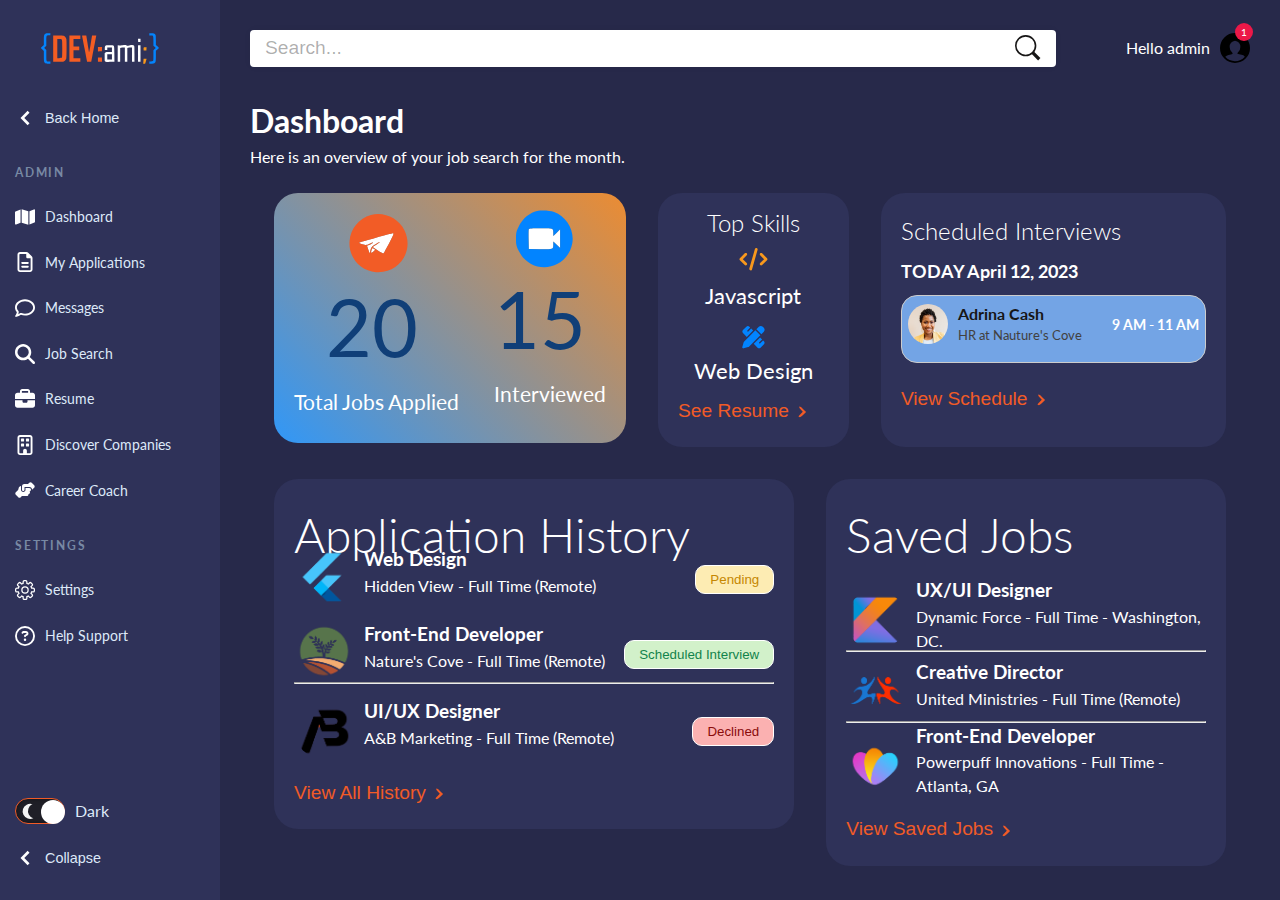
<file: flying-mongoose-project/jobs.html>
<!DOCTYPE html>
<html lang="en">
<head>
    <meta charset="UTF-8">
    <meta http-equiv="X-UA-Compatible" content="IE=edge">
    <meta name="viewport" content="width=device-width, initial-scale=1.0">
    <title>Devami | Job Board</title>
    <link rel="stylesheet" href="styles/jobs.css">
</head>
<body>
    <!----  NAVIGATION  ---->
    <nav>
        
    </nav>
<!----  END NAVIGATION  ---->


<!----  LEFT MENU ICONS  ---->
    <svg style="display:none;">
        <!-- LOGO -->
        <symbol id="logo" viewBox="0 0 140 59"> 
          <g>
            <path d="M6.8 57c0 .4-.1.7-.2.9-.1.2-.3.4-.4.5-.1.1-.4.199-.5.3-.2 0-.3.1-.5.1-.1 0-.3 0-.5-.1-.2 0-.4-.101-.5-.3-.2 0-.4-.2-.5-.4-.1-.2-.2-.5-.2-.9V44.7h-2c-.3 0-.6-.101-.8-.2-.2-.1-.3-.2-.5-.4s-.2-.3-.2-.4v-.4c0-.1 0-.2.1-.399 0-.2.1-.301.2-.4.1-.1.3-.3.5-.4.1 0 .4-.1.7-.1h2.1v-3.5c0-1 .1-1.9.3-2.7C4.1 35 4.5 34.3 5 33.7c.5-.6 1.1-1.1 1.9-1.4.8-.3 1.7-.5 2.7-.5.9 0 1.5.101 1.8.4.3.3.5.6.5 1.1 0 .3-.1.601-.3.9-.2.3-.6.4-1.2.4h-.6c-.6 0-1.1.101-1.5.301-.4.199-.7.5-.9.8C7.2 36 7 36.5 7 37c-.1.5-.1 1-.1 1.6V42h2.7c.3 0 .6.1.8.2.2.1.3.2.5.399.1.101.2.301.2.401 0 .2.1.3.1.4 0 .1 0 .3-.1.399 0 .2-.1.3-.2.4-.1.1-.3.3-.5.399-.2.101-.5.2-.8.2H6.8V57z" />
            <path d="M30.4 50.2c0 1.3-.2 2.5-.7 3.5-.5 1.1-1.1 2-1.9 2.8-.8.8-1.8 1.4-2.8 1.8-1.1.4-2.3.601-3.5.601-1.3 0-2.4-.2-3.5-.601-1.1-.399-2-1-2.8-1.8-.8-.8-1.4-1.7-1.9-2.8-.5-1.101-.7-2.2-.7-3.5s.2-2.4.7-3.5c.5-1.101 1.1-2 1.9-2.7.8-.8 1.7-1.4 2.8-1.8 1.1-.4 2.3-.601 3.5-.601 1.3 0 2.4.2 3.5.601 1.1.399 2 1 2.8 1.8.8.8 1.4 1.7 1.9 2.7.5 1.1.7 2.3.7 3.5zm-3.4 0c0-.8-.1-1.5-.4-2.3-.2-.7-.6-1.4-1.1-1.9s-1-1-1.7-1.3c-.7-.3-1.5-.5-2.4-.5s-1.7.2-2.4.5-1.3.8-1.7 1.3c-.5.5-.8 1.2-1.1 1.9-.2.699-.4 1.5-.4 2.3s.1 1.5.4 2.3c.2.7.6 1.4 1.1 1.9.5.6 1 1 1.7 1.3s1.5.5 2.4.5 1.7-.2 2.4-.5 1.3-.8 1.7-1.3c.5-.601.8-1.2 1.1-1.9.3-.7.4-1.5.4-2.3z" />
            <path d="M38.1 44.8h.1c.4-.899 1-1.7 1.9-2.3s1.8-.9 2.9-.9c.5 0 1 .101 1.3.301.4.199.6.6.6 1.1 0 .6-.2 1-.6 1.2-.4.2-.8.3-1.4.3h-.2c-1.3 0-2.4.5-3.2 1.4-.8.899-1.3 2.3-1.3 4.1v7c0 .4-.1.7-.2.9-.1.199-.3.399-.4.5-.2.1-.4.199-.5.3-.2 0-.3.1-.5.1-.1 0-.3 0-.5-.1-.2 0-.4-.101-.5-.3-.1-.2-.3-.301-.4-.5C35 57.7 35 57.4 35 57V43.5c0-.4.1-.7.2-.9.1-.199.3-.399.4-.5.2-.1.3-.199.5-.199s.3-.101.5-.101c.1 0 .3 0 .4.101.2 0 .3.1.5.199.2.101.3.301.4.5.1.2.2.5.2.9v1.3z" />
            <path d="M49.2 51.3c0 .7.2 1.4.5 2 .3.601.7 1.2 1.2 1.601.5.5 1.1.8 1.7 1.1s1.3.4 2 .4c1 0 1.8-.2 2.5-.5.7-.4 1.2-.801 1.8-1.2.2-.2.4-.3.6-.4.2-.301.3-.301.5-.301.4 0 .7.1 1 .4.3.199.4.6.4 1 0 .1 0 .3-.1.5s-.2.4-.4.7c-1.6 1.7-3.7 2.5-6.3 2.5-1.3 0-2.4-.199-3.5-.6s-2-1-2.8-1.8c-.8-.8-1.4-1.7-1.8-2.7-.4-1.1-.7-2.3-.7-3.6 0-1.301.2-2.5.6-3.5.4-1.101 1-2 1.8-2.801.8-.8 1.7-1.399 2.7-1.8 1-.399 2.2-.6 3.4-.6 2.1 0 3.8.6 5.2 1.8s2.3 2.9 2.6 5.2c0 .3.1.5.1.6v.5c0 1.101-.6 1.7-1.7 1.7H49.2V51.3zm9.9-2.5c0-.7-.1-1.3-.3-1.8-.2-.6-.5-1.1-.9-1.5s-.9-.7-1.4-1c-.6-.2-1.2-.4-2-.4-.7 0-1.4.101-2 .4-.6.2-1.2.6-1.6 1-.5.4-.8.9-1.1 1.5-.3.6-.5 1.2-.5 1.8h9.8z" />
            <path d="M77.9 55.1c.399-.3.8-.5 1.199-.5.4 0 .7.101 1 .4.2.3.4.6.4.9 0 .199 0 .5-.1.699a1.856 1.856 0 01-.599.701c-.7.5-1.399.9-2.3 1.2s-1.8.4-2.7.4c-1.3 0-2.5-.2-3.5-.601-1.1-.399-2-1-2.8-1.8s-1.4-1.7-1.8-2.7c-.4-1.1-.7-2.3-.7-3.6s.2-2.5.7-3.601c.4-1.1 1.1-2 1.8-2.8.8-.8 1.7-1.399 2.8-1.8 1.101-.4 2.2-.6 3.5-.6.9 0 1.7.1 2.601.399C78.2 42 79 42.4 79.6 43l.7.7c.101.2.2.5.2.7 0 .399-.1.8-.4 1-.3.3-.6.399-1 .399-.199 0-.399 0-.5-.1-.2-.099-.4-.199-.7-.499-.301-.3-.7-.5-1.2-.7s-1-.3-1.7-.3c-.9 0-1.6.2-2.3.5s-1.2.8-1.7 1.3-.8 1.2-1.1 1.9c-.2.699-.4 1.5-.4 2.3s.1 1.5.3 2.2c.2.699.6 1.3 1 1.899.5.5 1 1 1.7 1.3.7.301 1.4.5 2.3.5.7 0 1.3-.1 1.8-.3.4-.099.9-.299 1.3-.699z" />
            <path d="M94.6 56.2h-.1c-.6.899-1.4 1.6-2.3 2.1-.9.5-2 .7-3.3.7-.7 0-1.301-.1-2-.3-.7-.2-1.4-.5-1.9-.9-.6-.399-1.1-.899-1.4-1.6-.4-.7-.6-1.5-.6-2.4 0-1.3.3-2.2 1-3 .7-.7 1.6-1.3 2.7-1.7 1.1-.399 2.3-.6 3.7-.699 1.399-.101 2.8-.2 4.199-.2v-.5c0-1.2-.399-2.101-1.1-2.7s-1.7-.9-3-.9c-.7 0-1.4.101-2 .301-.6.199-1.3.5-1.9 1-.3.199-.699.3-1 .3-.3 0-.6-.101-.899-.4-.2-.2-.4-.6-.4-.899 0-.2.101-.5.2-.7s.3-.4.6-.601c.7-.5 1.601-1 2.5-1.3 1-.3 2-.5 3.2-.5s2.2.2 3.101.5c.899.3 1.6.8 2.199 1.4.601.6 1 1.3 1.301 2.1.3.8.399 1.601.399 2.5V56.9c0 .3-.1.6-.2.899-.1.201-.2.401-.4.501-.2.101-.3.2-.5.2s-.3.1-.4.1c-.1 0-.3 0-.399-.1-.2 0-.301-.1-.5-.2-.201-.1-.301-.3-.401-.5s-.2-.5-.2-.899v-.7h-.2zm-.9-5.5c-.8 0-1.7 0-2.5.1-.9.101-1.7.2-2.4.4s-1.3.5-1.8.9-.7 1-.7 1.7c0 .5.101.9.3 1.2.2.3.5.6.801.8.3.2.699.4 1.1.4.4.1.8.1 1.2.1 1.5 0 2.7-.5 3.5-1.399.8-.9 1.2-2.101 1.2-3.5v-.9h-.7v.199z" />
            <path d="M111.4 45.4c-.5-.5-1-.801-1.5-1-.5-.2-1.101-.301-1.601-.301-.399 0-.7 0-1.1.101-.4.1-.7.2-1 .399-.3.2-.5.4-.7.7s-.3.601-.3 1c0 .7.3 1.2.899 1.601.601.3 1.601.6 2.801.899.8.2 1.5.4 2.199.7.7.3 1.301.6 1.801 1s.899.8 1.199 1.4c.301.5.4 1.199.4 1.899 0 1-.2 1.8-.6 2.5-.4.7-.9 1.2-1.5 1.7-.601.4-1.301.7-2.101.9-.8.199-1.6.3-2.399.3-1 0-2-.2-2.9-.5-1-.3-1.8-.8-2.5-1.4-.3-.3-.5-.5-.6-.7-.098-.198-.098-.398-.098-.598 0-.4.101-.8.4-1 .3-.3.6-.4 1-.4.399 0 .8.2 1.2.5.5.5 1.1.801 1.699 1.101.601.3 1.2.399 1.9.399.4 0 .8 0 1.2-.1.399-.1.7-.2 1-.4.3-.199.6-.399.8-.699.2-.301.3-.7.3-1.2 0-.8-.399-1.3-1.1-1.7s-1.8-.7-3.2-1c-.6-.1-1.1-.3-1.7-.5-.6-.2-1.1-.5-1.6-.8s-.8-.8-1.101-1.3c-.3-.5-.399-1.2-.399-2 0-.9.2-1.601.5-2.301.401-.6.801-1.2 1.401-1.6.601-.4 1.2-.7 2-.9.7-.199 1.5-.3 2.301-.3.899 0 1.699.101 2.6.4.8.3 1.6.7 2.2 1.2.3.3.5.5.6.699.101.2.101.4.101.601 0 .399-.101.7-.4 1s-.6.399-1 .399c-.402-.199-.802-.399-1.102-.699z" />
            <path d="M126 58.4c-.6.3-1.3.399-2.1.399-1.601 0-2.801-.399-3.601-1.3s-1.2-2.2-1.2-3.9v-9H117.2c-.3 0-.601 0-.8-.1-.2-.1-.4-.2-.5-.3-.101-.101-.2-.3-.2-.4 0-.2-.101-.3-.101-.399 0-.101 0-.2.101-.4 0-.2.1-.3.2-.4.1-.1.3-.3.5-.399.199-.101.5-.2.8-.2h1.899v-3.2c0-.399.101-.7.2-.899.101-.2.3-.4.4-.601.2-.1.399-.2.5-.3.2 0 .3-.1.5-.1.1 0 .3 0 .5.1.2 0 .3.1.5.3.2.101.3.3.399.601.101.199.2.6.2.899V42h3.2c.3 0 .6.1.8.2.2.1.3.2.5.399.102.101.202.301.202.401 0 .2.1.3.1.4 0 .1 0 .3-.1.399 0 .2-.1.3-.2.4-.1.1-.3.3-.5.3-.2.1-.5.1-.8.1h-3.2V53.2c0 1 .2 1.7.5 2.1.4.4.8.601 1.4.601.2 0 .5 0 .7-.101.199-.1.399-.1.6-.1.4 0 .7.1.9.399.199.301.3.601.3.9s-.101.5-.2.7c0 .401-.2.601-.5.701z" />
            <path d="M133.2 44.8h.1c.4-.899 1-1.7 1.9-2.3.899-.6 1.8-.9 2.899-.9.5 0 1 .101 1.301.301.4.199.6.599.6 1.099 0 .6-.2 1-.6 1.2-.4.2-.801.3-1.4.3h-.2c-1.3 0-2.399.5-3.2 1.4-.8.899-1.3 2.3-1.3 4.1v7c0 .4-.1.7-.2.9-.1.199-.3.399-.399.5-.101.1-.4.199-.5.3-.2 0-.3.1-.5.1-.101 0-.3 0-.5-.1-.2 0-.4-.101-.5-.3-.2-.101-.3-.301-.4-.5-.1-.2-.2-.5-.2-.9V43.5c0-.4.101-.7.2-.9.101-.199.3-.399.4-.5.2-.1.3-.199.5-.199s.3-.101.5-.101c.1 0 .3 0 .399.101.2 0 .301.1.5.199.2.101.301.301.4.5.1.2.2.5.2.9v1.3z" />
          </g>
          <g>
            <g>
              <path fill="#08A6DF" d="M70 32.9c-9.1 0-16.5-7.4-16.5-16.5 0-4.8 2.1-9.3 5.7-12.4.5-.4 1.2-.4 1.6.1.4.5.4 1.2-.1 1.6-3.1 2.7-4.9 6.6-4.9 10.7 0 7.8 6.4 14.2 14.2 14.2s14.2-6.4 14.2-14.2c0-7.8-6.4-14.1-14.2-14.1-1.9 0-3.7.4-5.4 1.1-.6.2-1.3 0-1.5-.6-.2-.6 0-1.3.6-1.5C65.7.4 67.8 0 70 0c9.1 0 16.5 7.4 16.5 16.5S79.1 32.9 70 32.9z" />
            </g>
            <g>
              <path fill="#7C2A8A" d="M70 28.4c-6.6 0-11.9-5.4-11.9-11.9 0-6.6 5.4-11.9 11.9-11.9 5 0 9.5 3.2 11.2 7.9.5 1.3.7 2.6.7 4 0 .6-.5 1.1-1.101 1.1-.6 0-1.1-.5-1.1-1.1 0-1.1-.2-2.2-.601-3.3-1.399-3.8-5-6.4-9.1-6.4-5.3 0-9.6 4.3-9.6 9.6s4.3 9.6 9.6 9.6c.6 0 1.1.5 1.1 1.1.002.8-.498 1.3-1.098 1.3z" />
            </g>
            <g>
              <path fill="#EC1848" d="M70 23.9c-4.1 0-7.4-3.3-7.4-7.4s3.3-7.4 7.4-7.4c.6 0 1.1.5 1.1 1.1 0 .6-.5 1.1-1.1 1.1-2.8 0-5.1 2.3-5.1 5.1s2.3 5.1 5.1 5.1 5.1-2.3 5.1-5.1c0-.6.5-1.1 1.101-1.1.6 0 1.1.5 1.1 1.1.099 4.2-3.201 7.5-7.301 7.5z" />
            </g>
          </g>
        </symbol>
        <symbol id="down" viewBox="0 0 16 16">
          <polygon points="3.81 4.38 8 8.57 12.19 4.38 13.71 5.91 8 11.62 2.29 5.91 3.81 4.38" />
        </symbol>
        <symbol id="dashboard" viewBox="0 0 16 16">
          <path d="M8,0a8,8,0,1,0,8,8A8,8,0,0,0,8,0ZM8,15a7,7,0,0,1-5.19-2.32,2.71,2.71,0,0,1,1.7-1,13.11,13.11,0,0,0,1.29-.28,2.32,2.32,0,0,0,.94-.34,1.17,1.17,0,0,0-.27-.7h0A3.61,3.61,0,0,1,5.15,7.49,3.18,3.18,0,0,1,8,4.07a3.18,3.18,0,0,1,2.86,3.42,3.6,3.6,0,0,1-1.32,2.88h0a1.13,1.13,0,0,0-.27.69,2.68,2.68,0,0,0,.93.31,10.81,10.81,0,0,0,1.28.23,2.63,2.63,0,0,1,1.78,1A7,7,0,0,1,8,15Z" />
        </symbol>
        <symbol id="applications" viewBox="0 0 16 16">
          <rect width="7" height="7" />
          <rect y="9" width="7" height="7" />
          <rect x="9" width="7" height="7" />
          <rect x="9" y="9" width="7" height="7" />
        </symbol>

        <symbol id="messages" viewBox="0 0 16 16">
          <path d="M0,16.13V2H15V13H5.24ZM1,3V14.37L5,12h9V3Z" />
          <rect x="3" y="5" width="9" height="1" />
          <rect x="3" y="7" width="7" height="1" />
          <rect x="3" y="9" width="5" height="1" />
        </symbol>
        <symbol id="job-search" viewBox="0 0 16 16">
          <rect x="4" width="12" height="12" transform="translate(20 12) rotate(-180)" />
          <polygon points="2 14 2 2 0 2 0 14 0 16 2 16 14 16 14 14 2 14" />
        </symbol>
       <symbol id="discover" viewBox="0 0 16 16">
          <path d="M3,0V7A2,2,0,0,0,5,9H6v5a2,2,0,0,0,4,0V9h1a2,2,0,0,0,2-2V0Zm9,7a1,1,0,0,1-1,1H9v6a1,1,0,0,1-2,0V8H5A1,1,0,0,1,4,7V6h8ZM4,5V1H6V4H7V1H9V4h1V1h2V5Z" />
        </symbol> 
        <symbol id="career-coach" viewBox="0 0 16 16">
          <polygon points="0.64 11.85 -0.02 11.1 2.55 8.85 4.57 10.4 9.25 5.25 12.97 8.84 15.37 6.79 16.02 7.54 12.94 10.2 9.29 6.68 4.69 11.76 2.59 10.14 0.64 11.85" />
        </symbol>
        <symbol id="settings" viewBox="0 0 16 16">
            <path fill="#fff" d="M8,11a3,3,0,1,1,3-3A3,3,0,0,1,8,11ZM8,6a2,2,0,1,0,2,2A2,2,0,0,0,8,6Z" />
            <path fill="#fff" d="M8.5,16h-1A1.5,1.5,0,0,1,6,14.5v-.85a5.91,5.91,0,0,1-.58-.24l-.6.6A1.54,1.54,0,0,1,2.7,14L2,13.3a1.5,1.5,0,0,1,0-2.12l.6-.6A5.91,5.91,0,0,1,2.35,10H1.5A1.5,1.5,0,0,1,0,8.5v-1A1.5,1.5,0,0,1,1.5,6h.85a5.91,5.91,0,0,1,.24-.58L2,4.82A1.5,1.5,0,0,1,2,2.7L2.7,2A1.54,1.54,0,0,1,4.82,2l.6.6A5.91,5.91,0,0,1,6,2.35V1.5A1.5,1.5,0,0,1,7.5,0h1A1.5,1.5,0,0,1,10,1.5v.85a5.91,5.91,0,0,1,.58.24l.6-.6A1.54,1.54,0,0,1,13.3,2L14,2.7a1.5,1.5,0,0,1,0,2.12l-.6.6a5.91,5.91,0,0,1,.24.58h.85A1.5,1.5,0,0,1,16,7.5v1A1.5,1.5,0,0,1,14.5,10h-.85a5.91,5.91,0,0,1-.24.58l.6.6a1.5,1.5,0,0,1,0,2.12L13.3,14a1.54,1.54,0,0,1-2.12,0l-.6-.6a5.91,5.91,0,0,1-.58.24v.85A1.5,1.5,0,0,1,8.5,16ZM5.23,12.18l.33.18a4.94,4.94,0,0,0,1.07.44l.36.1V14.5a.5.5,0,0,0,.5.5h1a.5.5,0,0,0,.5-.5V12.91l.36-.1a4.94,4.94,0,0,0,1.07-.44l.33-.18,1.12,1.12a.51.51,0,0,0,.71,0l.71-.71a.5.5,0,0,0,0-.71l-1.12-1.12.18-.33a4.94,4.94,0,0,0,.44-1.07l.1-.36H14.5a.5.5,0,0,0,.5-.5v-1a.5.5,0,0,0-.5-.5H12.91l-.1-.36a4.94,4.94,0,0,0-.44-1.07l-.18-.33L13.3,4.11a.5.5,0,0,0,0-.71L12.6,2.7a.51.51,0,0,0-.71,0L10.77,3.82l-.33-.18a4.94,4.94,0,0,0-1.07-.44L9,3.09V1.5A.5.5,0,0,0,8.5,1h-1a.5.5,0,0,0-.5.5V3.09l-.36.1a4.94,4.94,0,0,0-1.07.44l-.33.18L4.11,2.7a.51.51,0,0,0-.71,0L2.7,3.4a.5.5,0,0,0,0,.71L3.82,5.23l-.18.33a4.94,4.94,0,0,0-.44,1.07L3.09,7H1.5a.5.5,0,0,0-.5.5v1a.5.5,0,0,0,.5.5H3.09l.1.36a4.94,4.94,0,0,0,.44,1.07l.18.33L2.7,11.89a.5.5,0,0,0,0,.71l.71.71a.51.51,0,0,0,.71,0Z" />
        </symbol>
        <symbol id="help" viewBox="0 0 16 16">
          <path d="M8,11a3,3,0,1,1,3-3A3,3,0,0,1,8,11ZM8,6a2,2,0,1,0,2,2A2,2,0,0,0,8,6Z" />
          <path d="M8.5,16h-1A1.5,1.5,0,0,1,6,14.5v-.85a5.91,5.91,0,0,1-.58-.24l-.6.6A1.54,1.54,0,0,1,2.7,14L2,13.3a1.5,1.5,0,0,1,0-2.12l.6-.6A5.91,5.91,0,0,1,2.35,10H1.5A1.5,1.5,0,0,1,0,8.5v-1A1.5,1.5,0,0,1,1.5,6h.85a5.91,5.91,0,0,1,.24-.58L2,4.82A1.5,1.5,0,0,1,2,2.7L2.7,2A1.54,1.54,0,0,1,4.82,2l.6.6A5.91,5.91,0,0,1,6,2.35V1.5A1.5,1.5,0,0,1,7.5,0h1A1.5,1.5,0,0,1,10,1.5v.85a5.91,5.91,0,0,1,.58.24l.6-.6A1.54,1.54,0,0,1,13.3,2L14,2.7a1.5,1.5,0,0,1,0,2.12l-.6.6a5.91,5.91,0,0,1,.24.58h.85A1.5,1.5,0,0,1,16,7.5v1A1.5,1.5,0,0,1,14.5,10h-.85a5.91,5.91,0,0,1-.24.58l.6.6a1.5,1.5,0,0,1,0,2.12L13.3,14a1.54,1.54,0,0,1-2.12,0l-.6-.6a5.91,5.91,0,0,1-.58.24v.85A1.5,1.5,0,0,1,8.5,16ZM5.23,12.18l.33.18a4.94,4.94,0,0,0,1.07.44l.36.1V14.5a.5.5,0,0,0,.5.5h1a.5.5,0,0,0,.5-.5V12.91l.36-.1a4.94,4.94,0,0,0,1.07-.44l.33-.18,1.12,1.12a.51.51,0,0,0,.71,0l.71-.71a.5.5,0,0,0,0-.71l-1.12-1.12.18-.33a4.94,4.94,0,0,0,.44-1.07l.1-.36H14.5a.5.5,0,0,0,.5-.5v-1a.5.5,0,0,0-.5-.5H12.91l-.1-.36a4.94,4.94,0,0,0-.44-1.07l-.18-.33L13.3,4.11a.5.5,0,0,0,0-.71L12.6,2.7a.51.51,0,0,0-.71,0L10.77,3.82l-.33-.18a4.94,4.94,0,0,0-1.07-.44L9,3.09V1.5A.5.5,0,0,0,8.5,1h-1a.5.5,0,0,0-.5.5V3.09l-.36.1a4.94,4.94,0,0,0-1.07.44l-.33.18L4.11,2.7a.51.51,0,0,0-.71,0L2.7,3.4a.5.5,0,0,0,0,.71L3.82,5.23l-.18.33a4.94,4.94,0,0,0-.44,1.07L3.09,7H1.5a.5.5,0,0,0-.5.5v1a.5.5,0,0,0,.5.5H3.09l.1.36a4.94,4.94,0,0,0,.44,1.07l.18.33L2.7,11.89a.5.5,0,0,0,0,.71l.71.71a.51.51,0,0,0,.71,0Z" />
        </symbol>
        <symbol id="collapse" viewBox="0 0 16 16">
          <polygon points="11.62 3.81 7.43 8 11.62 12.19 10.09 13.71 4.38 8 10.09 2.29 11.62 3.81" />
        </symbol>
        <symbol id="search" viewBox="0 0 16 16">
          <path d="M6.57,1A5.57,5.57,0,1,1,1,6.57,5.57,5.57,0,0,1,6.57,1m0-1a6.57,6.57,0,1,0,6.57,6.57A6.57,6.57,0,0,0,6.57,0Z" />
          <rect x="11.84" y="9.87" width="2" height="5.93" transform="translate(-5.32 12.84) rotate(-45)" />
        </symbol>
      </svg> 
<!---- END LEFT MENU ICONS  ---->


<!----  LEFT MENU   ---->
      <header class="page-header">
        <nav>
            <!-- LOGO PLACEMENT -->
          <a href="index.html" aria-label="forecastr logo" class="logo">
            <svg xmlns="http://www.w3.org/2000/svg" width="437" height="121" viewBox="0 0 437 121" version="1.1"><path d="M 377.406 57.386 C 377.113 58.148, 377.015 60.735, 377.187 63.136 L 377.500 67.500 382.500 67.500 L 387.500 67.500 387.800 61.750 L 388.100 56 383.019 56 C 379.611 56, 377.762 56.456, 377.406 57.386 M 377 100.853 C 377 102.423, 376.711 106.473, 376.358 109.853 L 375.715 116 379.240 116 L 382.764 116 385.382 107.604 C 386.822 102.986, 388 98.936, 388 98.604 C 388 98.272, 385.525 98, 382.500 98 C 377.118 98, 377 98.061, 377 100.853" stroke="none" fill="#f8981b" fill-rule="evenodd"/><path d="M 357.200 30.750 L 357.500 36.500 361.750 36.807 L 366 37.115 366 31.057 L 366 25 361.450 25 L 356.900 25 357.200 30.750 M 301 49.043 C 298.525 49.478, 293.462 49.582, 289.750 49.274 L 283 48.713 283 78.856 L 283 109 287.500 109 L 292 109 292 83.625 L 292 58.250 295.125 57.625 C 296.844 57.281, 300.669 57, 303.625 57 L 309 57 309 83 L 309 109 313.500 109 L 318 109 318 83.625 L 318 58.250 321.125 57.625 C 322.844 57.281, 326.669 57, 329.625 57 L 335 57 335 83 L 335 109 339.500 109 L 344 109 344 80.500 C 344 53.333, 343.906 51.906, 342 50 C 339.663 47.663, 336.029 47.527, 324.847 49.361 C 318.597 50.386, 316.867 50.376, 315.406 49.308 C 313.467 47.890, 308.109 47.791, 301 49.043 M 238.039 51.189 C 236.434 52.912, 236 54.719, 236 59.689 L 236 66 240.500 66 L 245 66 245 61.500 L 245 57 253.500 57 L 262 57 262 65 L 262 73 251.556 73 C 241.957 73, 240.884 73.195, 238.306 75.413 L 235.500 77.827 235.500 92.002 C 235.500 105.906, 235.548 106.215, 237.994 108.196 C 240.253 110.026, 241.241 110.138, 248.494 109.386 C 252.897 108.930, 259.783 108.684, 263.795 108.839 L 271.090 109.120 270.795 81.163 C 270.426 46.229, 271.926 49, 253.384 49 C 240.984 49, 239.939 49.149, 238.039 51.189 M 357 79 L 357 109 361.500 109 L 366 109 366 79 L 366 49 361.500 49 L 357 49 357 79 M 245 91 L 245 101 253.500 101 L 262 101 262 91 L 262 81 253.500 81 L 245 81 245 91" stroke="none" fill="#ffffff" fill-rule="evenodd"/><path d="M 19.763 6.565 C 14.695 9.315, 14 12.251, 14 30.891 L 14 47.881 9.069 52.039 C 6.358 54.325, 3.889 56.846, 3.584 57.640 C 3.240 58.538, 5.106 61.017, 8.515 64.190 L 14 69.294 14 88.197 C 14 109.067, 14.599 111.707, 19.967 114.483 C 21.829 115.446, 25.658 116, 30.450 116 L 38 116 38 112 L 38 108 32.057 108 C 23.127 108, 23 107.674, 23 84.662 L 23 65.770 19.305 62.385 C 17.272 60.523, 15.306 59, 14.936 59 C 14.566 59, 16.229 57.034, 18.632 54.632 L 23 50.263 23 33.287 C 23 13.335, 23.259 12.756, 32.254 12.579 L 37.500 12.475 37.810 8.738 L 38.121 5 30.310 5.040 C 25.367 5.065, 21.495 5.625, 19.763 6.565 M 398 9 L 398 13 403.845 13 C 412.860 13, 413 13.314, 413 33.500 L 413 50.343 417.259 54.423 L 421.517 58.504 417.259 62.579 L 413 66.654 413 85.770 C 413 104.391, 412.942 104.927, 410.777 106.443 C 409.448 107.375, 406.436 108, 403.277 108 L 398 108 398 112 L 398 116 405.550 116 C 410.342 116, 414.171 115.446, 416.033 114.483 C 421.405 111.705, 422 109.075, 422 88.107 L 422 69.115 427.500 64.367 C 430.525 61.755, 433 59.064, 433 58.387 C 433 57.709, 430.525 55.040, 427.500 52.456 L 422 47.757 422 30.343 C 422 15.851, 421.723 12.507, 420.352 10.414 C 417.729 6.411, 413.872 5, 405.550 5 L 398 5 398 9" stroke="none" fill="#0484fc" fill-rule="evenodd"/>
              <path d="M 48 61 L 48 109 65.532 109 C 78.077 109, 83.993 108.612, 86.329 107.636 C 90.491 105.897, 94.632 100.986, 95.956 96.219 C 97.330 91.272, 97.330 30.728, 95.956 25.781 C 94.632 21.014, 90.491 16.103, 86.329 14.364 C 83.993 13.388, 78.077 13, 65.532 13 L 48 13 48 61 M 107 61 L 107 109 127 109 L 147 109 147 102.500 L 147 96 134.500 96 L 122 96 122 81.500 L 122 67 132.500 67 L 143 67 143 60 L 143 53 132.500 53 L 122 53 122 39.500 L 122 26 134.500 26 L 147 26 147 19.500 L 147 13 127 13 L 107 13 107 61 M 153.346 14.750 C 153.610 15.713, 157.779 37.313, 162.609 62.750 L 171.393 109 178.997 109 L 186.602 109 190.421 88.750 C 192.522 77.612, 196.661 56.241, 199.620 41.257 C 202.579 26.273, 205 13.767, 205 13.465 C 205 13.163, 201.513 13.047, 197.252 13.208 L 189.503 13.500 184.470 44.500 C 181.701 61.550, 179.173 75.050, 178.851 74.500 C 178.530 73.950, 176.082 59.888, 173.413 43.250 L 168.559 13 160.712 13 C 153.723 13, 152.918 13.191, 153.346 14.750 M 63 61 L 63 96 69.066 96 C 74.960 96, 78.731 94.852, 80.235 92.600 C 80.639 91.995, 80.976 77.662, 80.985 60.750 C 81.003 24.244, 81.558 26, 70 26 L 63 26 63 61 M 211 63.044 L 211 71.088 218.250 70.794 L 225.500 70.500 225.792 62.750 L 226.084 55 218.542 55 L 211 55 211 63.044 M 211 100.956 L 211 109 218.542 109 L 226.084 109 225.792 101.250 L 225.500 93.500 218.250 93.206 L 211 92.912 211 100.956" stroke="none" fill="#f45d23" fill-rule="evenodd"/>
            </svg>
          </a>
          <button class="toggle-mob-menu" aria-expanded="false" aria-label="open menu">
            <svg width="20" height="20" aria-hidden="true">
              <use xlink:href="#down"></use>
            </svg>
          </button>

          <ul class="admin-menu">
            <li class="menu-heading">
                <button class="back-btn">
                    <svg>
                      <use xlink:href="#collapse"></use>
                    </svg>
                <span><a href="index.html">Back Home</a></span>
                </button>
              </li>
            <li class="menu-heading">
              <h3>Admin</h3>
            </li>
            <li>
              <a href="#0">
                <svg xmlns="http://www.w3.org/2000/svg" viewBox="0 0 576 512"><!--! Font Awesome Pro 6.4.0 by @fontawesome - https://fontawesome.com License - https://fontawesome.com/license (Commercial License) Copyright 2023 Fonticons, Inc. -->
                    <path fill="#fff" d="M384 476.1L192 421.2V35.9L384 90.8V476.1zm32-1.2V88.4L543.1 37.5c15.8-6.3 32.9 5.3 32.9 22.3V394.6c0 9.8-6 18.6-15.1 22.3L416 474.8zM15.1 95.1L160 37.2V423.6L32.9 474.5C17.1 480.8 0 469.2 0 452.2V117.4c0-9.8 6-18.6 15.1-22.3z"/></svg>
                <span>Dashboard</span>
              </a>
            </li>
            <li>
              <a href="#0">
                <svg xmlns="http://www.w3.org/2000/svg" viewBox="0 0 384 512"><!--! Font Awesome Pro 6.4.0 by @fontawesome - https://fontawesome.com License - https://fontawesome.com/license (Commercial License) Copyright 2023 Fonticons, Inc. -->
                    <path fill="#fff" d="M64 464c-8.8 0-16-7.2-16-16V64c0-8.8 7.2-16 16-16H224v80c0 17.7 14.3 32 32 32h80V448c0 8.8-7.2 16-16 16H64zM64 0C28.7 0 0 28.7 0 64V448c0 35.3 28.7 64 64 64H320c35.3 0 64-28.7 64-64V154.5c0-17-6.7-33.3-18.7-45.3L274.7 18.7C262.7 6.7 246.5 0 229.5 0H64zm56 256c-13.3 0-24 10.7-24 24s10.7 24 24 24H264c13.3 0 24-10.7 24-24s-10.7-24-24-24H120zm0 96c-13.3 0-24 10.7-24 24s10.7 24 24 24H264c13.3 0 24-10.7 24-24s-10.7-24-24-24H120z"/></svg>
                <span>My Applications</span>
              </a>
            </li>
            <li>
              <a href="#0">
                <svg xmlns="http://www.w3.org/2000/svg" viewBox="0 0 512 512"><!--! Font Awesome Pro 6.4.0 by @fontawesome - https://fontawesome.com License - https://fontawesome.com/license (Commercial License) Copyright 2023 Fonticons, Inc. -->
                    <path fill="#fff" d="M123.6 391.3c12.9-9.4 29.6-11.8 44.6-6.4c26.5 9.6 56.2 15.1 87.8 15.1c124.7 0 208-80.5 208-160s-83.3-160-208-160S48 160.5 48 240c0 32 12.4 62.8 35.7 89.2c8.6 9.7 12.8 22.5 11.8 35.5c-1.4 18.1-5.7 34.7-11.3 49.4c17-7.9 31.1-16.7 39.4-22.7zM21.2 431.9c1.8-2.7 3.5-5.4 5.1-8.1c10-16.6 19.5-38.4 21.4-62.9C17.7 326.8 0 285.1 0 240C0 125.1 114.6 32 256 32s256 93.1 256 208s-114.6 208-256 208c-37.1 0-72.3-6.4-104.1-17.9c-11.9 8.7-31.3 20.6-54.3 30.6c-15.1 6.6-32.3 12.6-50.1 16.1c-.8 .2-1.6 .3-2.4 .5c-4.4 .8-8.7 1.5-13.2 1.9c-.2 0-.5 .1-.7 .1c-5.1 .5-10.2 .8-15.3 .8c-6.5 0-12.3-3.9-14.8-9.9c-2.5-6-1.1-12.8 3.4-17.4c4.1-4.2 7.8-8.7 11.3-13.5c1.7-2.3 3.3-4.6 4.8-6.9c.1-.2 .2-.3 .3-.5z"/></svg>
                <span>Messages</span>
              </a>
            </li>
            <li>
              <a href="#0">
                <svg xmlns="http://www.w3.org/2000/svg" viewBox="0 0 512 512"><!--! Font Awesome Pro 6.4.0 by @fontawesome - https://fontawesome.com License - https://fontawesome.com/license (Commercial License) Copyright 2023 Fonticons, Inc. -->
                    <path fill="#fff" d="M416 208c0 45.9-14.9 88.3-40 122.7L502.6 457.4c12.5 12.5 12.5 32.8 0 45.3s-32.8 12.5-45.3 0L330.7 376c-34.4 25.2-76.8 40-122.7 40C93.1 416 0 322.9 0 208S93.1 0 208 0S416 93.1 416 208zM208 352a144 144 0 1 0 0-288 144 144 0 1 0 0 288z"/></svg>
                <span>Job Search</span>
              </a>
            </li>
            <li>
              <a href="#0">
                <svg xmlns="http://www.w3.org/2000/svg" viewBox="0 0 512 512"><!--! Font Awesome Pro 6.4.0 by @fontawesome - https://fontawesome.com License - https://fontawesome.com/license (Commercial License) Copyright 2023 Fonticons, Inc. -->
                  <path fill="#fff" d="M184 48H328c4.4 0 8 3.6 8 8V96H176V56c0-4.4 3.6-8 8-8zm-56 8V96H64C28.7 96 0 124.7 0 160v96H192 320 512V160c0-35.3-28.7-64-64-64H384V56c0-30.9-25.1-56-56-56H184c-30.9 0-56 25.1-56 56zM512 288H320v32c0 17.7-14.3 32-32 32H224c-17.7 0-32-14.3-32-32V288H0V416c0 35.3 28.7 64 64 64H448c35.3 0 64-28.7 64-64V288z"/>
                </svg>
                <span>Resume</span>
              </a>
            </li>
            <li>
              <a href="#0">
                <svg xmlns="http://www.w3.org/2000/svg" viewBox="0 0 384 512"><!--! Font Awesome Pro 6.4.0 by @fontawesome - https://fontawesome.com License - https://fontawesome.com/license (Commercial License) Copyright 2023 Fonticons, Inc. -->
                    <path fill="#fff" d="M64 48c-8.8 0-16 7.2-16 16V448c0 8.8 7.2 16 16 16h80V400c0-26.5 21.5-48 48-48s48 21.5 48 48v64h80c8.8 0 16-7.2 16-16V64c0-8.8-7.2-16-16-16H64zM0 64C0 28.7 28.7 0 64 0H320c35.3 0 64 28.7 64 64V448c0 35.3-28.7 64-64 64H64c-35.3 0-64-28.7-64-64V64zm88 40c0-8.8 7.2-16 16-16h48c8.8 0 16 7.2 16 16v48c0 8.8-7.2 16-16 16H104c-8.8 0-16-7.2-16-16V104zM232 88h48c8.8 0 16 7.2 16 16v48c0 8.8-7.2 16-16 16H232c-8.8 0-16-7.2-16-16V104c0-8.8 7.2-16 16-16zM88 232c0-8.8 7.2-16 16-16h48c8.8 0 16 7.2 16 16v48c0 8.8-7.2 16-16 16H104c-8.8 0-16-7.2-16-16V232zm144-16h48c8.8 0 16 7.2 16 16v48c0 8.8-7.2 16-16 16H232c-8.8 0-16-7.2-16-16V232c0-8.8 7.2-16 16-16z"/></svg>
                <span>Discover Companies</span>
              </a>
            </li>
            <li>
              <a href="#0">
                <svg xmlns="http://www.w3.org/2000/svg" viewBox="0 0 640 512"><!--! Font Awesome Pro 6.4.0 by @fontawesome - https://fontawesome.com License - https://fontawesome.com/license (Commercial License) Copyright 2023 Fonticons, Inc. -->
                    <path fill="#fff" d="M544 248v3.3l69.7-69.7c21.9-21.9 21.9-57.3 0-79.2L535.6 24.4c-21.9-21.9-57.3-21.9-79.2 0L416.3 64.5c-2.7-.3-5.5-.5-8.3-.5H296c-37.1 0-67.6 28-71.6 64H224V248c0 22.1 17.9 40 40 40s40-17.9 40-40V176c0 0 0-.1 0-.1V160l16 0 136 0c0 0 0 0 .1 0H464c44.2 0 80 35.8 80 80v8zM336 192v56c0 39.8-32.2 72-72 72s-72-32.2-72-72V129.4c-35.9 6.2-65.8 32.3-76 68.2L99.5 255.2 26.3 328.4c-21.9 21.9-21.9 57.3 0 79.2l78.1 78.1c21.9 21.9 57.3 21.9 79.2 0l37.7-37.7c.9 0 1.8 .1 2.7 .1H384c26.5 0 48-21.5 48-48c0-5.6-1-11-2.7-16H432c26.5 0 48-21.5 48-48c0-12.8-5-24.4-13.2-33c25.7-5 45.1-27.6 45.2-54.8v-.4c-.1-30.8-25.1-55.8-56-55.8c0 0 0 0 0 0l-120 0z"/></svg>
                <span>Career Coach</span>
              </a>
            </li>
            <li class="menu-heading">
              <h3>Settings</h3>
            </li>
            <li>
              <a href="#0">
                <svg>
                  <use xlink:href="#settings"></use>
                </svg>
                <span>Settings</span>
              </a>
            </li>
            <li>
              <a href="#0">
                <svg xmlns="http://www.w3.org/2000/svg" viewBox="0 0 512 512"><!--! Font Awesome Pro 6.4.0 by @fontawesome - https://fontawesome.com License - https://fontawesome.com/license (Commercial License) Copyright 2023 Fonticons, Inc. -->
                    <path fill="#fff" d="M464 256A208 208 0 1 0 48 256a208 208 0 1 0 416 0zM0 256a256 256 0 1 1 512 0A256 256 0 1 1 0 256zm169.8-90.7c7.9-22.3 29.1-37.3 52.8-37.3h58.3c34.9 0 63.1 28.3 63.1 63.1c0 22.6-12.1 43.5-31.7 54.8L280 264.4c-.2 13-10.9 23.6-24 23.6c-13.3 0-24-10.7-24-24V250.5c0-8.6 4.6-16.5 12.1-20.8l44.3-25.4c4.7-2.7 7.6-7.7 7.6-13.1c0-8.4-6.8-15.1-15.1-15.1H222.6c-3.4 0-6.4 2.1-7.5 5.3l-.4 1.2c-4.4 12.5-18.2 19-30.6 14.6s-19-18.2-14.6-30.6l.4-1.2zM224 352a32 32 0 1 1 64 0 32 32 0 1 1 -64 0z"/></svg>
                <span>Help Support</span>  
              </a>
            </li>
           
            <li>
              <div class="switch">
                <input type="checkbox" id="mode" checked>
                <label for="mode">
                  <span></span>
                  <span>Dark</span>
                </label>
              </div>
              <button class="collapse-btn" aria-expanded="true" aria-label="collapse menu">
                <svg aria-hidden="true">
                  <use xlink:href="#collapse"></use>
                </svg>
                <span>Collapse</span>
              </button>
            </li>
          </ul>
        </nav>
      </header>
<!----  END LEFT MENU   ---->


<!----  MAIN CONTENT  ---->
      <section class="main-bkg">
            <section class="page-content">
                <section class="search-and-user">
                <form>
                    <input type="search" placeholder="Search...">
                    <button type="submit" aria-label="submit form">
                    <svg aria-hidden="true">
                        <use xlink:href="#search"></use>
                    </svg>
                    </button>
                </form>
                <div class="admin-profile">
                    <span class="greeting">Hello admin</span>
                    <div class="notifications">
                    <span class="badge">1</span>
                    <svg>
                        <use xlink:href="#dashboard"></use>
                    </svg>
                    </div>
                </div>
                </section>

                <!------- GRID SECTION ------>
                <section class="grid">
                    <h1 class="begin" style="font-size: 2rem">Dashboard</h1>
                    <p class="begin">Here is an overview of your job search for the month.</p>
                    <div class="wrapper">
                      <!------- CELL a *need to add hover to buttons------>
                        <div class="box a">
                          <div class="side-by">
                            <!-- Total Jobs Applied-->
                            <div class="jobs">
                              <button class="airplane">
                                <svg xmlns="http://www.w3.org/2000/svg" width="132" height="96" viewBox="0 0 132 96" version="1.1"><path d="M 65.850 40.487 C 55.593 43.391, 46.593 45.983, 45.850 46.249 C 45.108 46.514, 46.750 47.409, 49.500 48.238 C 54.171 49.646, 54.753 49.617, 58.347 47.803 C 60.463 46.734, 62.380 46.046, 62.607 46.274 C 62.834 46.501, 61.260 47.481, 59.108 48.451 L 55.195 50.216 56.788 54.858 L 58.382 59.500 59.441 55.226 C 60.367 51.489, 61.191 50.563, 66 47.858 C 71.939 44.517, 71.804 45.194, 65.729 49.217 L 61.957 51.713 68.212 55.824 C 71.652 58.084, 74.755 59.611, 75.108 59.217 C 75.461 58.823, 78.543 53.213, 81.958 46.750 C 87.062 37.089, 87.840 35.018, 86.333 35.104 C 85.325 35.161, 76.108 37.583, 65.850 40.487 M 60.560 55.618 C 59.697 59.054, 60.043 59.240, 63.015 56.939 C 65.121 55.308, 65.271 54.863, 64 54.023 C 61.751 52.535, 61.278 52.754, 60.560 55.618" stroke="none" fill="#ffffff" fill-rule="evenodd"/>
                                  <path d="M 59.929 13.308 C 45.502 17.386, 35.441 29.639, 34.241 44.592 C 32.702 63.758, 46.964 80.406, 66.095 81.775 C 93.689 83.749, 112.263 56.258, 100.069 31.488 C 92.900 16.926, 75.311 8.959, 59.929 13.308 M 65.850 40.487 C 55.593 43.391, 46.593 45.983, 45.850 46.249 C 45.108 46.514, 46.750 47.409, 49.500 48.238 C 54.171 49.646, 54.753 49.617, 58.347 47.803 C 60.463 46.734, 62.380 46.046, 62.607 46.274 C 62.834 46.501, 61.260 47.481, 59.108 48.451 L 55.195 50.216 56.788 54.858 L 58.382 59.500 59.441 55.226 C 60.367 51.489, 61.191 50.563, 66 47.858 C 71.939 44.517, 71.804 45.194, 65.729 49.217 L 61.957 51.713 68.212 55.824 C 71.652 58.084, 74.755 59.611, 75.108 59.217 C 75.461 58.823, 78.543 53.213, 81.958 46.750 C 87.062 37.089, 87.840 35.018, 86.333 35.104 C 85.325 35.161, 76.108 37.583, 65.850 40.487 M 60.560 55.618 C 59.697 59.054, 60.043 59.240, 63.015 56.939 C 65.121 55.308, 65.271 54.863, 64 54.023 C 61.751 52.535, 61.278 52.754, 60.560 55.618" stroke="none" fill="#f25c26" fill-rule="evenodd"/>
                                </svg>
                              </button>
                              <p class="bignum1">20</p>
                          <p class="smallword">Total Jobs Applied</p>
                          </div>
                          <!-- Interviewed-->
                          <div class="interviewed">
                              <button class="camera">
                                <svg xmlns="http://www.w3.org/2000/svg" width="96" height="89" viewBox="0 0 96 89" version="1.1"><path d="M 30.436 33.305 C 30.161 34.023, 30.062 40.211, 30.218 47.055 L 30.500 59.500 45.924 59.777 C 63.050 60.085, 62.959 60.118, 62.985 53.542 L 63 49.584 67.500 54 L 72 58.416 72 46 L 72 33.584 67.500 38 L 63 42.416 63 38.790 C 63 31.823, 63.434 32, 46.362 32 C 34.595 32, 30.818 32.310, 30.436 33.305" stroke="none" fill="#ffffff" fill-rule="evenodd"/>
                                  <path d="M 43.050 9.047 C 31.525 11.422, 22.161 19.160, 16.702 30.820 C 13.957 36.682, 13.574 38.556, 13.573 46.124 C 13.572 54.070, 13.865 55.343, 17.308 62.309 C 33.556 95.185, 80.625 88.775, 87.983 52.684 C 91.496 35.455, 80.661 16.378, 64.029 10.510 C 58.840 8.680, 48.375 7.950, 43.050 9.047 M 30.436 33.305 C 30.161 34.023, 30.062 40.211, 30.218 47.055 L 30.500 59.500 45.924 59.777 C 63.050 60.085, 62.959 60.118, 62.985 53.542 L 63 49.584 67.500 54 L 72 58.416 72 46 L 72 33.584 67.500 38 L 63 42.416 63 38.790 C 63 31.823, 63.434 32, 46.362 32 C 34.595 32, 30.818 32.310, 30.436 33.305" stroke="none" fill="#0284ff" fill-rule="evenodd"/>
                                </svg>
                              </button>
                              <p class="bignum2">15</p>
                              <p class="smallword">Interviewed</p>
                          </div>
                          </div>
                            <!------- CELL a ENDS------>

                        </div>

                         <!------- CELL ab BEGINS------>
                        <div class="box ab">
                            <p class="second-titles" style="text-align: center; margin-top: -0.5rem;">Top Skills</p>
                            <!-- Add A graph bar -->
                            <div class="skillz">
                              <svg class="skills1" xmlns="http://www.w3.org/2000/svg" viewBox="0 0 640 512"><!--! Font Awesome Pro 6.4.0 by @fontawesome - https://fontawesome.com License - https://fontawesome.com/license (Commercial License) Copyright 2023 Fonticons, Inc. -->
                                <path fill="#f8981d" d="M392.8 1.2c-17-4.9-34.7 5-39.6 22l-128 448c-4.9 17 5 34.7 22 39.6s34.7-5 39.6-22l128-448c4.9-17-5-34.7-22-39.6zm80.6 120.1c-12.5 12.5-12.5 32.8 0 45.3L562.7 256l-89.4 89.4c-12.5 12.5-12.5 32.8 0 45.3s32.8 12.5 45.3 0l112-112c12.5-12.5 12.5-32.8 0-45.3l-112-112c-12.5-12.5-32.8-12.5-45.3 0zm-306.7 0c-12.5-12.5-32.8-12.5-45.3 0l-112 112c-12.5 12.5-12.5 32.8 0 45.3l112 112c12.5 12.5 32.8 12.5 45.3 0s12.5-32.8 0-45.3L77.3 256l89.4-89.4c12.5-12.5 12.5-32.8 0-45.3z"/>
                              </svg>
                              <p class="skills-words">Javascript</p>
                              
                              <svg class="skills1" style="margin-top: 0.5rem; margin-bottom: 0.3rem" xmlns="http://www.w3.org/2000/svg" viewBox="0 0 512 512"><!--! Font Awesome Pro 6.4.0 by @fontawesome - https://fontawesome.com License - https://fontawesome.com/license (Commercial License) Copyright 2023 Fonticons, Inc. -->
                                <path fill="#0284ff" d="M469.3 19.3l23.4 23.4c25 25 25 65.5 0 90.5l-56.4 56.4L322.3 75.7l56.4-56.4c25-25 65.5-25 90.5 0zM44.9 353.2L299.7 98.3 413.7 212.3 158.8 467.1c-6.7 6.7-15.1 11.6-24.2 14.2l-104 29.7c-8.4 2.4-17.4 .1-23.6-6.1s-8.5-15.2-6.1-23.6l29.7-104c2.6-9.2 7.5-17.5 14.2-24.2zM249.4 103.4L103.4 249.4 16 161.9c-18.7-18.7-18.7-49.1 0-67.9L94.1 16c18.7-18.7 49.1-18.7 67.9 0l19.8 19.8c-.3 .3-.7 .6-1 .9l-64 64c-6.2 6.2-6.2 16.4 0 22.6s16.4 6.2 22.6 0l64-64c.3-.3 .6-.7 .9-1l45.1 45.1zM408.6 262.6l45.1 45.1c-.3 .3-.7 .6-1 .9l-64 64c-6.2 6.2-6.2 16.4 0 22.6s16.4 6.2 22.6 0l64-64c.3-.3 .6-.7 .9-1L496 350.1c18.7 18.7 18.7 49.1 0 67.9L417.9 496c-18.7 18.7-49.1 18.7-67.9 0l-87.4-87.4L408.6 262.6z"/>
                              </svg>
                              <p class="skills-words">Web Design</p>
                            </div>
                            <!-- Add the toggle icon-->
                              <button class="resume-button">
                                <p class="toggle-font">See Resume</p>
                                <svg class="toggle-arrow"  xmlns="http://www.w3.org/2000/svg"  viewBox="0 0 36 36" version="1.1">
                                  <path d="M 14.508 7.988 C 14.092 8.661, 14.977 10.411, 16.582 12.086 L 19.383 15.009 16.026 18.473 C 13.088 21.505, 12.889 22.020, 14.428 22.611 C 15.675 23.089, 17.325 22.146, 20.106 19.364 L 24.027 15.443 19.631 11.128 C 16.687 8.239, 14.994 7.201, 14.508 7.988" stroke="none" fill="#f15b27" fill-rule="evenodd"/>
                                </svg>
                            </button>
                        </div>
                         <!------- CELL ab ENDS------>


                          <!------- CELL b BEGINS------>
                        <div class="box b">
                          <div class="second-titles">
                            Scheduled Interviews
                          </div>
                            <div class="schedule-int-date">
                              <span class="month">TODAY</span>
                               April 12, 2023
                            </div>

                            <div class="schedule">
                              <div class="event">
                                <img class="avatarr" src="images/hr-woman.jpg" alt="woman portrait">
                                  <div class="event-details">
                                    <div class="event-name">Adrina Cash</div>
                                    <div class="event-job-title">
                                      HR at Nauture's Cove
                                    </div>
                                  </div>
                                  <div class="event-time">
                                      9 AM - 11 AM
                                    </div>
                              </div>
                            </div>
                            <!-- BUTTON -->
                            <button class="resume-button">
                              <p class="toggle-font">View Schedule</p>
                              <svg class="toggle-arrow"  xmlns="http://www.w3.org/2000/svg"  viewBox="0 0 36 36" version="1.1">
                                <path d="M 14.508 7.988 C 14.092 8.661, 14.977 10.411, 16.582 12.086 L 19.383 15.009 16.026 18.473 C 13.088 21.505, 12.889 22.020, 14.428 22.611 C 15.675 23.089, 17.325 22.146, 20.106 19.364 L 24.027 15.443 19.631 11.128 C 16.687 8.239, 14.994 7.201, 14.508 7.988" stroke="none" fill="#f15b27" fill-rule="evenodd"/>
                              </svg>
                            </button>
                        </div>
                        <!------- CELL b ENDS------>

                        <!------- CELL c BEGINS------>
                        <div class="box c">
                          <h1 class="second-titles">Application History</h1>
                          <div class="job-list">
                            <div class="job-item">
                              <img class="job-image" src="images/hiddenview.png" alt="Hidden view logo">
                                  <div class="job-details">
                                    <h4 class="job-title">Web Design</h4>
                                    <p class="company-name">Hidden View - Full Time (Remote)</p>
                                  </div>
                                  <button class="job-status">Pending</button>
                            </div>
                            <div class="job-item">
                              <img class="job-image" src="images/natures.png" alt="Nature's cove logo">
                                <div class="job-details">
                                  <h4 class="job-title">Front-End Developer</h4>
                                  <p class="company-name">Nature's Cove - Full Time (Remote)</p>
                                </div>
                                <button class="job-status2">Scheduled Interview</button>
                            </div>
                            <hr class="job-separator"> <!--Separator HERE! -->
                            <div class="job-item">
                              <img class="job-image" src="images/aandb.png" alt="a&b design logo">
                                <div class="job-details">
                                  <h4 class="job-title">UI/UX Designer</h4>
                                  <p class="company-name">A&B Marketing - Full Time (Remote)</p>
                                </div>
                                <button class="job-status3">Declined</button>
                            </div>
                              <button class="resume-button1">
                              <p class="toggle-font1">View All History</p>
                                <svg class="toggle-arrow1"  xmlns="http://www.w3.org/2000/svg"  viewBox="0 0 36 36" version="1.1">
                                  <path d="M 14.508 7.988 C 14.092 8.661, 14.977 10.411, 16.582 12.086 L 19.383 15.009 16.026 18.473 C 13.088 21.505, 12.889 22.020, 14.428 22.611 C 15.675 23.089, 17.325 22.146, 20.106 19.364 L 24.027 15.443 19.631 11.128 C 16.687 8.239, 14.994 7.201, 14.508 7.988" stroke="none" fill="#f15b27" fill-rule="evenodd"/>
                                </svg>
                            </button>
                          </div>
                        </div>
                        <!------- CELL c ENDS------>


                        <!------- CELL d BEGINS------>
                        <div class="box d">
                          <h1 class="second-titles">Saved Jobs</h1>
                          
                            <div class="job-list1">
                              <div class="job-item">
                                <img class="job-image" src="images/dynamic.png" alt="Hidden view logo">
                                    <div class="job-details">
                                      <h4 class="job-title">UX/UI Designer</h4>
                                      <p class="company-name">Dynamic Force - Full Time - Washington, DC.</p>
                                    </div>
                              </div>
                              <hr class="job-separator"> <!--Separator HERE! -->
                              <div class="job-item">
                                <img class="job-image" src="images/united.png" alt="Nature's cove logo">
                                  <div class="job-details">
                                    <h4 class="job-title">Creative Director</h4>
                                    <p class="company-name">United Ministries - Full Time (Remote)</p>
                                  </div>
                              </div>

                              <hr class="job-separator"> <!--Separator HERE! -->
                              <div class="job-item" style="margin-top: 0.3rem;">
                                <img class="job-image" src="images/powerpuff.png" alt="a&b design logo">
                                  <div class="job-details">
                                    <h4 class="job-title">Front-End Developer</h4>
                                    <p class="company-name">Powerpuff Innovations - Full Time - Atlanta, GA</p>
                                  </div>
                              </div>
                              
                               <button class="resume-button1">
                              <p class="toggle-font1">View Saved Jobs</p>
                              <svg class="toggle-arrow1"  xmlns="http://www.w3.org/2000/svg"  viewBox="0 0 36 36" version="1.1">
                                <path d="M 14.508 7.988 C 14.092 8.661, 14.977 10.411, 16.582 12.086 L 19.383 15.009 16.026 18.473 C 13.088 21.505, 12.889 22.020, 14.428 22.611 C 15.675 23.089, 17.325 22.146, 20.106 19.364 L 24.027 15.443 19.631 11.128 C 16.687 8.239, 14.994 7.201, 14.508 7.988" stroke="none" fill="#f15b27" fill-rule="evenodd"/>
                              </svg>
                            </button>
                            </div> 
                            
                        </div>

                    </div>
                </section>
                <footer class="page-footer">
                
                </footer>
            </section>
       </section>
<!---- END MAIN CONTENT  ---->

<!----  JAVASCRIPT  ---->
      <script src="js/jobs.js"></script>
</body>
</html>
</file>
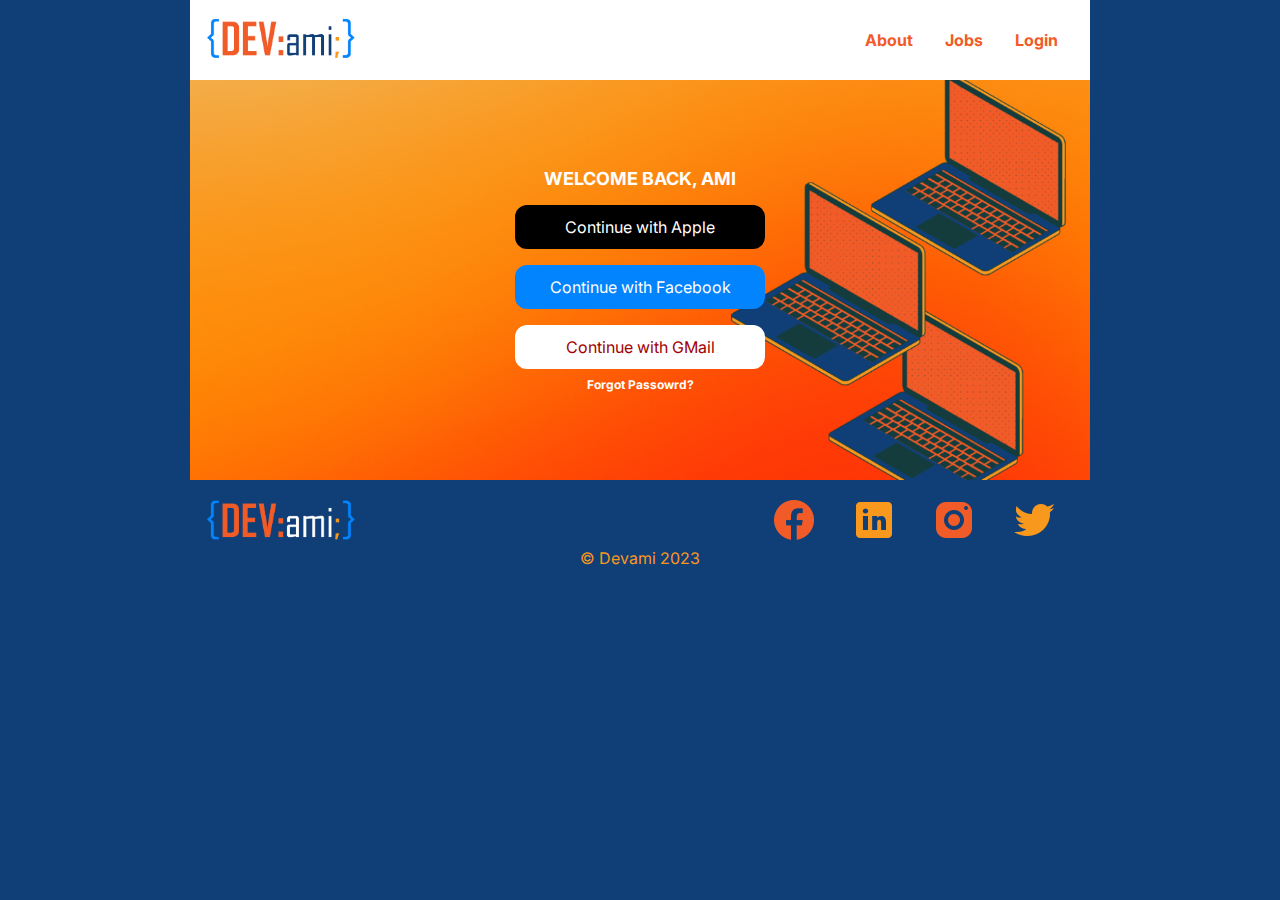
<file: flying-mongoose-project/login.html>
<!DOCTYPE html>
<html lang="en">
<head>
    <meta charset="UTF-8">
    <meta http-equiv="X-UA-Compatible" content="IE=edge">
    <meta name="viewport" content="width=device-width, initial-scale=1.0">
    <title>Devami | Login</title>

    <link rel="stylesheet" href="styles/style.css">

    <link rel="preconnect" href="https://fonts.googleapis.com">
    <link rel="preconnect" href="https://fonts.gstatic.com" crossorigin>
    <link href="https://fonts.googleapis.com/css2?family=Inter:wght@400;700&display=swap" rel="stylesheet">


</head>
<body>
    <header class="top-nav">
        <div>
          <a href="index.html"><img class="header-img" src="images/devami-logo.png" alt="Devami Logo"></a>
        </div>
        <input id="menu-toggle" type="checkbox" />
        <label class='menu-button-container' for="menu-toggle">
        <div class='menu-button'></div>
    </label>
        <ul class="menu">
          <li><a href="about.html">About</a></li>
          <li><a href="jobs.html">Jobs</a></li>
          <li><a href="login.html">Login</a></li>
        </ul>
    </header>
    
    <div class="container container-flex">
      <div class="box-banner-about">
        <div class="banner-about">
          <div class="login-container">
              <h2>WELCOME BACK, AMI</h2>
              <a class="btn-apple" href="#">Continue with Apple</a>
              <a class="btn-facebook" href="#">Continue with Facebook</a>
              <a class="btn-gmail" href="#">Continue with GMail</a>
              <p class="login-left-pw"><a href="#">Forgot Passowrd?</a></p>
          </div>
        </div>
      </div>
    </div>
    
    <div class="container container-flex">
        <div class="box-4">
          <img class="footer-img" src="images/DEVami_Logo_White.png" alt="Devami Logo">
        </div>
        <div class="box-5">
          <ul class="footer-menu">
            <li><a href="https://www.facebook.com/" target="_blank"><img src="images/facebook.png"></a></li>
            <li><a href="https://www.linkedin.com/" target="_blank"><img src="images/linkedin.png"></a></li>
            <li><a href="https://www.instagram.com/" target="_blank"><img src="images/instagram.png"></a></li>
            <li><a href="https://twitter.com/" target="_blank"><img src="images/twitter.png"></a></li>
          </ul></div>
    </div>

    <footer>
      <p>&copy Devami 2023</p>
    </footer>

  <script src="js/index.js"></script>

</body>
</html>
</file>
<file: flying-mongoose-project/styles/style.css>
:root {

/* ======================= */
/* ===== TEXT COLORS ===== */
/* ======================= */

  --nav-menu-border: #eeeeee;
  --light-orange: #f8981d;
  --dark-orange: #f15b27;
  --light-blue: #0284FF;
  --dark-blue: #103F78;
  --white: #ffffff;
  --black: #000000;
  --gmail: rgb(161, 0, 0);
  --text-shadow:  rgba(26, 26, 26, 0.6);
  --button: rgba(40, 97, 253, 0.75);
  --button-hover: rgba(248, 152, 29, 0.75);
  
}


/* ================= */
/* ===== RESET ===== */
/* ================= */

* {
    box-sizing:border-box;
    margin: 0;
}


/* ================== */
/* ===== BASICS ===== */
/* ================== */

html,
body {
  background-color: var(--dark-blue);
  color: var(--white);
  font-family: 'Inter', sans-serif;
  font-size: 16px;
}


.header-img {
  width: 150px;
}

.body-img {
  width: 100%;
}

.footer-img {
  width: 150px;
}


/* ====================== */
/* ===== TYPOGRAPHY ===== */
/* ====================== */

h2 {
  vertical-align: center;
  text-align: center;
}

h3 {
    color: var(--light-orange);
}



.login-left-pw a {
  color: var(--white);
  text-decoration: none;
  font-weight: 700;
}

.login-left-pw a:hover {
  color: var(--dark-blue);
}

.login-right a {
  color: var(--white);
  text-decoration: none;
  font-weight: 700;
}

.login-right a:hover {
  color: var(--dark-blue);
}


/* =================== */
/* ===== BUTTONS ===== */
/* =================== */

.btn {
  background-color: var(--button); 
  border: none;
  border-radius: 0.75em;
  color: var(--white);
  padding: 0.75em 1.5em;
  text-align: center;
  text-decoration: none;
  display: inline-block;
  font-size: 1rem;
}

.btn:hover {
  background-color: var(--button-hover);
}

.btn-apple {
  width: 250px;
  margin: 1em 0 0.5em 0;
  background-color: var(--black); 
  border: none;
  border-radius: 0.75em;
  color: var(--white);
  padding: 0.75em 1.5em;
  text-align: center;
  text-decoration: none;
  display: inline-block;
  font-size: 1rem;
}

.btn-apple:hover {
  background-color: var(--dark-orange);
}

.btn-facebook {
  width: 250px;
  margin: 0.5em;
  background-color: var(--light-blue); 
  border: none;
  border-radius: 0.75em;
  color: var(--white);
  padding: 0.75em 1.5em;
  text-align: center;
  text-decoration: none;
  display: inline-block;
  font-size: 1rem;
}

.btn-facebook:hover {
  background-color: var(--white);
  color: var(--black);
}

.btn-gmail {
  width: 250px;
  margin: 0.5em;
  background-color: var(--white); 
  border: none;
  border-radius: 0.75em;
  color: var(--gmail);
  padding: 0.75em 1.5em;
  text-align: center;
  text-decoration: none;
  display: inline-block;
  font-size: 1rem;
}

.btn-gmail:hover {
  background-color: var(--dark-orange);
  color: var(--white);
}

/* ======================= */
/* ===== SPAN COLORS ===== */
/* ======================= */

.dark-orange-text {
  color: var(--dark-orange);
}

.light-orange-text {
  color: var(--light-orange);
}

.dark-blue-text {
  color: var(--dark-blue);
}

.light-blue-text {
  color: var(--light-blue);
}


/* ======================= */
/* ===== SPAN COLORS ===== */
/* ======================= */


.dark-orange-bg {
  background: var(--dark-orange);
}

.light-orange-bg {
  background: var(--light-orange);
}

.dark-blue-bg {
  background: var(--dark-blue);
}

.light-blue-bg {
  background: var(--light-blue);
}

/* ================== */
/* ===== LAYOUT ===== */
/* ================== */

header {
  width: 100%;
  margin: auto;
  font-family: 'Inter', sans-serif;
  background: var(--white);
  text-align: center;
  color: var(--dark-blue);
}

header a {
  color: var(--dark-orange);
  text-decoration: none;
}

header a:hover {
  color: var(--light-blue);
}

.header-flex {
  display: flex;
  flex-direction: column;
  align-items: center;
}

footer {
  color: var(--light-orange);
  text-align: center;
  padding: 0 0 1.5em 0;
}

@media (min-width:675px) {
  
  header {
      width: 100%;
      margin: auto;
      max-width: 900px;
  }

  footer {
      width: 100%;
      margin: auto;
      max-width: 900px;
  }

}


/* ================ */
/* ===== GRID ===== */
/* ================ */

.container {
  width: 100%;
  max-width: 900px;
  margin: auto;
}

.container-flex {
  display: flex;
  flex-direction: column;
  align-items: center;
}

.box-1 {
  width: 100%;
  height: 300px;
  background: var(--light-blue);
}

.box-2 {
  width: 100%;
  height: 300px;
  background: var(--light-orange);
  max-width: 100%;
  padding: 1em;
}

.box-3 {
  width: 100%;
  height: 300px;
  background: var(--dark-orange);
  max-width: 100%;
  padding: 1em;
}

.box-4 {
  width: 100%;
  max-width: 100%;
  text-align: center;
  padding: 1em 0 0 0;
}

.box-5 {
  width: 100%;
  max-width: 100%;
  text-align: center;
  padding: 1em 0 1em 0;
}

.box-left {
  width: 100%;
  max-width: 100%;
  text-align: center;
  padding: 1em;
}

.box-right {
  width: 100%;
  max-width: 100%;
  text-align: center;
  padding: 1em;
}

.box-1-white {
  width: 100%;
  background: var(--white);
  text-align: center;
  max-width: 100%;
  padding: 0.5em 0.5em 2em 0.5em;
}

.box-2-white {
  width: 100%;
  background: var(--white);
  text-align: center;
  max-width: 100%;
  padding: 0.5em 0.5em 2em 0.5em;
}

.box-3-white {
  width: 100%;
  background: var(--white);
  text-align: center;
  max-width: 100%;
  padding: 0.5em 0.5em 2em 0.5em;
}

.box-wide {
  display: flex;
  width: 100%;
  height: 125px;
  max-width: 100%;
  justify-content: center;
  align-items: center;
  padding: 1em;
}

.box-wide-white {
  display: flex;
  width: 100%;
  height: 125px;
  max-width: 100%;
  background: var(--white);
  justify-content: center;
  align-items: center;
  padding: 1em;
}

.box-wide-orange {
  display: flex;
  width: 100%;
  height: 125px;
  max-width: 100%;
  background: var(--dark-orange);
  justify-content: center;
  align-items: center;
  padding: 1em;
}

.box-wide-login {
  display: flex;
  width: 100%;
  height: 300px;
  max-width: 100%;
  background: var(--white);
  justify-content: center;
  align-items: center;
  padding: 1em;
}

.body-container {
  display: flex;
  flex-wrap: nowrap;
  justify-content: center;
  align-items: center;
  align-content: center;
  width: 100%;
  overflow: auto;
  flex-direction: column;
}

.body-container div {
  text-align: center;
}

.box-banner {
  width: 100%;
  height: 100%;
  background: var(--dark-blue);
  padding: 0;
}

.banner {
  display: flex;
  height: 45vw;
  max-height: 423px;
  background-size: 100%;
  background-repeat: no-repeat;
  place-items: center;
  justify-content: center;
  font-size: 0.75rem;
  text-shadow: -2px -2px 0 var(--text-shadow),
               2px -2px 0 var(--text-shadow),
               -2px 2px 0 var(--text-shadow),
               2px 2px 0 var(--text-shadow),
               -3px 0 0 var(--text-shadow),
               3px 0 0 var(--text-shadow),
               0 -3px 0 var(--text-shadow),
               0 3px 0 var(--text-shadow);
}



.box-banner-about {
  width: 100%;
  height: 100%;
  background: var(--dark-blue);
  padding: 0;
}

.banner-about {
  display: flex;
  height: 42vw;
  max-height: 400px;
  min-height: 300px;
  background-color: var(--dark-orange);
  background-size: 100%;
  background-repeat: no-repeat;
  place-items: center;
  justify-content: center;
  font-size: 0.75rem;
}

.login-container {
  display: flex;
  flex-direction: column;
  justify-content: center;
  align-items: center;
  height: 400px;
  width: 100%;
}

.login-left {
  width: 50%;
  height: 80%;
  text-align: center;
  padding: 3em;
}

.login-right {
  width: 50%;
  height: 20%;
  text-align: center;
}

.box-hero {
  width: 100%;
  height: 100%;
  background: var(--dark-blue);
  padding: 0;
}

.hero {
  display: flex;
  height: 45vw;
  max-height: 423px;
  background-image: url('../images/community.png');
  background-size: 100%;
  background-repeat: no-repeat;
  place-items: center;
  justify-content: center;
  font-size: 0.75rem;
  text-shadow: -2px -2px 0 var(--text-shadow),
               2px -2px 0 var(--text-shadow),
               -2px 2px 0 var(--text-shadow),
               2px 2px 0 var(--text-shadow),
               -3px 0 0 var(--text-shadow),
               3px 0 0 var(--text-shadow),
               0 -3px 0 var(--text-shadow),
               0 3px 0 var(--text-shadow);
}

.hero-container {
  display: flex;
  flex-wrap: nowrap;
  justify-content: center;
  align-items: center;
  align-content: center;
  width: 65%;
  overflow: auto;
  flex-direction: column;
}

.hero-container div {
  padding: 0.3em;
  margin: 5px;
  text-align: center;
}

@media (min-width:675px) {

  .container-flex {
      display: flex;
      flex-direction: row;
  }

  .box-1 {
      width: 33%;
  }

  .box-2 {
      width: 34%;
  }

  .box-3 {
      width: 35%;
  }

  .box-4 {
    text-align: left;
    padding: 1em 0 0 1em;
  }

  .box-5 {
    text-align: left;
    padding: 1em 1em 0 0;
  }

  .box-hero {
    width: 100%;
  }

  .box-left {
    width: 100%;
    max-width: 100%;
    text-align: center;
  }
  
  .box-right {
    width: 100%;
    max-width: 100%;
    text-align: center;
  }

  .hero {
    font-size: 1rem;
  }

  .box-1-white {
    width: 100%;
    height: 325px;
    background: var(--white);
    text-align: center;
    padding: 1em;
    margin-bottom: 1em;
  }
  
  .box-2-white {
    width: 100%;
    height: 325px;
    background: var(--white);
    text-align: center;
    padding: 1em;
    margin-bottom: 1em;
  }
  
  .box-3-white {
    width: 100%;
    height: 325px;
    background: var(--white);
    text-align: center;
    padding: 1em;
    margin-bottom: 1em;
  }

  .banner-about {
    display: flex;
    height: 42vw;
    max-height: 400px;
    min-height: 300px;
    background-color: var(--dark-orange);
    background-image: url('../images/login-banner.png');
    background-size: 100%;
    background-repeat: no-repeat;
    place-items: center;
    justify-content: center;
    font-size: 0.75rem;
  }

}


/* ============================== */
/* ===== FOOTER GRID CONENT ===== */
/* ============================== */

.footer-menu {
  display: flex;
  flex-direction: row;
  list-style-type: none;
  justify-content: center;
  margin: 0;
  padding: 0;
}

.footer-menu > li {
  margin: 0 1em;
}

.footer-menu img {
  width: 3em;
}

@media (min-width: 675px) {

  .footer-menu {
    justify-content: right;
  }

}


/* ===================== */
/* ===== SLIDESHOW ===== */
/* ===================== */

.slideshow-container {
  position: relative;
  margin: auto;
  max-width: 900px;
}

.mySlides {
  display: none;
}

.prev, .next {
  cursor: pointer;
  position: absolute;
  top: 50%;
  width: auto;
  margin-top: -1.375em;
  padding: 1em;
  color: var(--white);
  font-weight: bold;
  font-size: 1.25em;
  transition: 0.6s ease;
  border-radius: 0 0.3em 0.3em 0;
  user-select: none;
  text-shadow: -2px -2px 0 var(--text-shadow),
               2px -2px 0 var(--text-shadow),
               -2px 2px 0 var(--text-shadow),
               2px 2px 0 var(--text-shadow),
               -3px 0 0 var(--text-shadow),
               3px 0 0 var(--text-shadow),
               0 -3px 0 var(--text-shadow),
               0 3px 0 var(--text-shadow);
}

.next {
  right: 0;
  border-radius: 0.3em 0 0 0.3em;
}

.prev:hover, .next:hover {
  background: transparent;
}

.text {
  color: var(--white);
  font-size: 0.75em;
  padding: 0.5em 0.75em;
  position: absolute;
  bottom: 0.5em;
  width: 100%;
  text-align: center;
  text-shadow: -2px -2px 0 var(--text-shadow),
               2px -2px 0 var(--text-shadow),
               -2px 2px 0 var(--text-shadow),
               2px 2px 0 var(--text-shadow),
               -3px 0 0 var(--text-shadow),
               3px 0 0 var(--text-shadow),
               0 -3px 0 var(--text-shadow),
               0 3px 0 var(--text-shadow);
}

.slide a {
  color: var(--dark-orange);
  text-decoration: none;
}

.slide a:hover {
  color: var(--light-blue);
}

.numbertext {
  color: var(--white);
  font-size: 0.75rem;
  padding: 0.5em 0.75em;
  position: absolute;
  top: 0;
  text-shadow: -2px -2px 0 var(--text-shadow),
               2px -2px 0 var(--text-shadow),
               -2px 2px 0 var(--text-shadow),
               2px 2px 0 var(--text-shadow),
               -3px 0 0 var(--text-shadow),
               3px 0 0 var(--text-shadow),
               0 -3px 0 var(--text-shadow),
               0 3px 0 var(--text-shadow);
}

.fade {
  animation-name: fade;
  animation-duration: 1.5s;
}

@keyframes fade {
  from {opacity: .4}
  to {opacity: 1}
}

@media (min-width:675px) {
  .text {
    font-size: 1em;
  }

  .numbertext {
    font-size: 1em;
  }

}


/* ====================== */
/* ===== NAVIGATION ===== */
/* ====================== */

.top-nav {
  display: flex;
  flex-direction: row;
  align-items: center;
  justify-content: space-between;
  font-weight: 700;
  background: var(--white);
  color: var(--black);
  height: 5em;
  padding: 2em 1em;
}

.bottom-nav {
  display: flex;
  flex-direction: row;
  align-items: center;
  justify-content: space-between;
  font-weight: 700;
  color: var(--black);
  height: 5em;
  padding: 2em 2em;
}

.menu {
  display: flex;
  flex-direction: row;
  list-style-type: none;
  margin: 0;
  padding: 0.1em 0;
}

.menu > li {
  margin: 0 1rem;
  overflow: hidden;
}

.menu-button-container {
  display: none;
  height: 100%;
  width: 1.75em;
  cursor: pointer;
  flex-direction: column;
  justify-content: center;
  align-items: center;
}

#menu-toggle {
  display: none;
}

.menu-button,
.menu-button::before,
.menu-button::after {
  display: block;
  background: var(--dark-orange);
  position: absolute;
  height: 0.25em;
  width: 1.75em;
  transition: transform 400ms cubic-bezier(0.23, 1, 0.32, 1);
  border-radius: 0.15em;
}

.menu-button::before {
  content: '';
  margin-top: -0.5em;
}

.menu-button::after {
  content: '';
  margin-top: 0.5em;
}

#menu-toggle:checked + .menu-button-container .menu-button::before {
  margin-top: 0;
  transform: rotate(405deg);
}

#menu-toggle:checked + .menu-button-container .menu-button {
  background: transparent;
}

#menu-toggle:checked + .menu-button-container .menu-button::after {
  margin-top: 0px;
  transform: rotate(-405deg);
}

@media (max-width: 675px) {
      .menu-button-container {
          display: flex;
  }

  .menu {
      position: absolute;
      top: 0;
      margin-top: 2.46em; /* DROPDOWN POSITION MOBILE */
      left: 0;
      flex-direction: column;
      width: 100%;
      justify-content: center;
      align-items: center;
  }

  #menu-toggle ~ .menu li {
      height: 0;
      margin: 0;
      padding: 0;
      border: 0;
      transition: height 400ms cubic-bezier(0.23, 1, 0.32, 1);
  }

  #menu-toggle:checked ~ .menu li {
      border: 1px solid var(--nav-menu-border);
      height: 2.5em;
      padding: 0.5em;
      transition: height 400ms cubic-bezier(0.23, 1, 0.32, 1);
  }

  .menu > li {
      display: flex;
      justify-content: center;
      margin: 0;
      padding: 0.5em 0;
      width: 100%;
      color: #000000;
      background: #ffffff;
  }

  .menu > li:not(:last-child) {
      border-bottom: 1px solid #444;
  }

}
</file>
<file: job-board.css>
/* RESET RULES
–––––––––––––––––––––––––––––––––––––––––––––––––– */
@import url("https://fonts.googleapis.com/css?family=Lato:400,700&display=swap");

:root {
  --page-header-bgColor: #2F3259;
  --page-header-bgColor-hover: #f15b27;
  --page-header-txtColor: #dde9f8;
  --page-header-headingColor: #7889a4;
  --page-header-width: 13.75rem;
  --page-content-bgColor: #27294A;
  --page-content-txtColor: #171616;
  --page-content-blockColor: #fff;
  --white: #fff;
  --black: #333;
  --blue: #00b9eb;
  --red: #ec1848;
  --border-radius: 4px;
  --box-shadow: 0 0 10px -2px rgba(0, 0, 0, 0.075);
  --switch-bgLightModeColor: #87cefa;
  --switch-sunColor: gold;
  --switch-moonColor: #f4f4f4;
  --switch-bgDarkModeColor: #1f1f27;
  --fontbold: bold;
}

* {
  padding: 0;
  margin: 0;
  box-sizing: border-box;
}

ul {
  list-style: none;
}

a,
button {
  color: inherit;
}

a {
  text-decoration: none;
}

button {
  background: none;
  cursor: pointer;
}

input {
  -webkit-appearance: none;
}

[type="checkbox"] {
  position: absolute;
  left: -9999px;
}

label {
  cursor: pointer;
}

button,
input {
  border: none;
}

svg {
  display: block;
}

body {
  font: 16px/1.5 "Lato", sans-serif;
}


/* HEADER STYLES
–––––––––––––––––––––––––––––––––––––––––––––––––– */
.page-header {
  position: absolute;
  top: 0;
  left: 0;
  right: 0;
  bottom: 0;
  overflow: auto;
  padding-top: 20px;
  width: var(--page-header-width);
  color: var(--page-header-txtColor);
  background: var(--page-header-bgColor);
}

body {
  background: #103f78;
}

.begin {
  color: white;
}
/*In case you prefer an absolutely positioned header that covers the full page height, add these styles*/
/*body {
  position: relative;
}

.page-header {
  position: absolute;
  top: 0;
  left: 0;
  height: 100%;
}*/

/*remove these styles*/
/*.page-header {
  position: fixed;
  top: 0;
  left: 0;
  right: 0;
  bottom: 0;
  overflow: auto;
}*/

.page-header nav {
  display: flex;
  flex-direction: column;
  min-height: 100%;
} 

.page-header .logo {
  display: block;
  margin: -2rem 2.5rem -3rem;
}

.logo {
  margin-top: rem;
}

.page-header .logo svg {
  max-width: 120px;
  fill: var(--white);
}

.page-header .toggle-mob-menu {
  display: none;
  margin-left: 5px;
  padding: 4px;
  background: var(--page-content-blockColor);
  border-radius: var(--border-radius);
}

.page-header .toggle-mob-menu svg {
  fill: var(--black);
  transition: transform 0.2s;
}

.page-header .admin-menu {
  display: flex;
  flex-direction: column;
  flex-grow: 1;
  margin-top: 35px;
}

.page-header .admin-menu li:nth-last-child(2) {
  margin-bottom: 35px;
}

.page-header .admin-menu li:last-child {
  margin-top: auto;
  margin-bottom: 20px;
}

.page-header .admin-menu li > * {
  width: 100%;
  padding: 12px 15px;
}

.page-header .admin-menu .switcher {
  display: inline-block;
  width: auto;
}

.page-header .admin-menu .menu-heading h3 {
  text-transform: uppercase;
  letter-spacing: 0.15em;
  font-size: 12px;
  margin-top: 12px;
  color: var(--page-header-headingColor);
}

.page-header .admin-menu svg {
  width: 20px;
  height: 20px;
  fill: var(--white);
  margin-right: 10px;
}

.page-header .admin-menu a,
.page-header .admin-menu button {
  display: flex;
  align-items: center;
  font-size: 0.9rem;
}

.page-header .admin-menu a:hover,
.page-header .admin-menu a:focus,
.page-header .admin-menu button:hover,
.page-header .admin-menu button:focus {
  background: var(--page-header-bgColor-hover);
  color: var(--white);
  outline: none;
}

.page-header .admin-menu a:hover svg,
.page-header .admin-menu a:focus svg,
.page-header .admin-menu button:hover svg,
.page-header .admin-menu button:focus svg {
  fill: var(--white);
}


/* PAGE CONTENT STYLES
–––––––––––––––––––––––––––––––––––––––––––––––––– */


.page-content {
  position: absolute;
  left: var(--page-header-width);
  right: 0;
  top: 0;
  bottom: 0;
  padding: 30px;
  color: var(--page-content-txtColor);
  background: var(--page-content-bgColor);
  overflow-x: auto; /* Enable horizontal scrolling if needed */
  overflow-y: hidden; /* Prevent vertical scrolling */
  margin-top: 0;
}


.search-and-user {
  display: grid;
  grid-template-columns: 1fr auto;
  grid-column-gap: 50px;
  align-items: center;
  background: var(--page-content-bgColor);
  margin-bottom: 30px;
}

.search-and-user form {
  position: relative;
}

.search-and-user [type="search"] {
  width: 100%;
  height: 2.3rem;
  font-size: 1.2rem;
  padding-left: 15px;
  background: var(--page-content-blockColor);
  color: var(--black);
  border-radius: var(--border-radius);
  box-shadow: var(--box-shadow);
}

.search-and-user ::placeholder {
  color: rgba(0, 0, 0, 0.324);
}

.search-and-user form svg {
  width: 26px;
  height: 26px;
  fill: var(--page-content-txtColor);
}

.search-and-user form button {
  position: absolute;
  top: 50%;
  right: 15px;
  transform: translateY(-50%);
}

.search-and-user .admin-profile {
  display: flex;
  align-items: center;
}

.search-and-user .admin-profile .greeting {
  margin: 0 10px 0 20px;
}

.greeting {
  color: white;
}

.search-and-user .admin-profile svg {
  width: 30px;
  height: 30px;
}

.search-and-user .admin-profile .notifications {
  position: relative;
}

.search-and-user .admin-profile .badge {
  display: flex;
  align-items: center;
  justify-content: center;
  position: absolute;
  top: -10px;
  right: -3px;
  width: 18px;
  height: 18px;
  border-radius: 50%;
  font-size: 10px;
  color: var(--white);
  background: var(--red);
}


/* ----- GRID DESKTOP -----*/
.wrapper {
  display: grid;
  grid-gap: 2rem;
  padding: 1.5rem;
  grid-template-columns: repeat(4, [col] 6rem ) ;
  grid-template-rows: repeat(2, [row] auto  );
  color: #444;
  /* margin-bottom: 5rem; */
}

.box {
  background-color: var(--page-header-bgColor);
  color: #fff;
  border-radius: 10px;
  padding: 20px;
  font-size: 150%;

}

/* Total Jobs Applied & Interviewed */
.a, .ab, .b,  .c, .d {
  border-radius: 1.5rem;
}

.a {
  grid-column: col / span 3;
  grid-row: row ;
  height: 250px;
 
}

.a {
  background: linear-gradient(45deg, hsla(209, 93%, 58%, 1) 0%, hsla(29, 83%, 56%, 1) 100%);
}

.side-by {
  display: flex;
  /* justify-content: center; */
  padding-top: 15%;
  justify-content: space-between;
  
}



.jobs {
  display: flex;
  flex-direction: column;
  margin-top: -3.6rem;
  
  

}


.airplane > img {
    margin-left: 1rem;
    height: 4rem;
}


.interviewed {
  display: flex;
  flex-direction: column;
  margin-top: -3.2rem;
}

.camera > img {
 height: 3.5rem;
}

.bignum1 {
  margin-left: 2.5rem;
}
.bignum1, .bignum2 {
  font-size: 330%;
  color: #103f78;
}

.smallword {
  font-size: 1.3rem;
}

/* ---- END of a ---- */

/* ---- CELL .ab ---- */
.ab {
		grid-column: col 4/ span 3;
		grid-row: row ;
}



/* ---- TOGGLE FONT LOCATION (for all lower toggles/navs) ----*/


.toggle-font {
  display: inline;
  align-content: flex-end;
  font-size: 1.2rem;
  margin-top: 2%;

}

.toggle-font, .toggle-font1 {
  color: #f15b27;
}

.toggle-arrow {
  height: 1.6rem;
  margin-top: 0.5rem;
}

/* ---- SKILLS LOCATION ---- */
.skillz {
  display: flex;
  flex-direction: column;
  margin-top: 5%;
}

.skills1 {
  height: 1.4rem;
  margin-bottom: 0.5rem;
}

.skills-words {
  font-size: 1.4rem;
  text-align: center;
  margin-bottom: 4%;
}

.bottom-skills {
  /* display: flex;
  align-items: center; */
}

/* .ab .resume-button {
  margin-bottom: -4rem;
} */

.resume-button  {
  display: flex;
  align-items: center;
  justify-content: center;
  /* margin-bottom: -4rem; */
}

.resume-button button {
  display: flex;
  align-items: center;
  margin-right: 0.5rem;
}


/* ---- CELL .ab  ENDS ---- */


/* ---- CELL .b  BEGINS ---- */
.b {
  grid-column: col 6  / span 6 ;
  grid-row: row ;

}

.second-titles {
  font-weight: 300;
}

.schedule-int-date {
    font-weight: bold;
    font-size: 18px;
    margin-bottom: 10px;
    margin-top: 0.6rem;
}


.schedule {
  margin-top: 3%;
  border: 1px solid #ccc;
  background-color: #7fb9ffd8;
  padding: 2%;
  border-radius: 1rem;
  margin-bottom: 6%;
}

.event {
  display: flex;
  align-items: center;
  margin-bottom: 10px;
}

.avatarr {
  width: 40px;
  height: 40px;
  border-radius: 50%;
  margin-right: 10px;
}

.event-details {
  flex-grow: 1;
}

.event-name {
  font-size: 1rem;
  font-weight: bold;
  color: var(--page-content-txtColor);
}

.event-job-title {
  font-size: 0.8rem;
  color: #424141;
}

.event-time {
  font-size: 14px;
  font-weight: bold;
  
}


.b .resume-button {
  overflow: hidden;
  margin-top: auto;
}
/* ---- CELL .b  ENDS ---- */


/* ---- CELL .c  BEGINS ---- */
.c {
  grid-column: col / span 5 ;
  grid-row: row 2 ;
  grid-row: row 2;
  display: flex;
  flex-direction: column;
  justify-content: space-between;
}

.c {
  height: 350px;
}

.box.c h2 {
  margin-top: 0; /* Reset margin on h2 element */
  
}

.job-list, .job-list1 {
  display: flex;
  flex-direction: column;
 
}

.job-list {
   margin-top: -2rem;
}

.job-list h4, .job-list1 h4 {
  font-size: 1.2rem;
}

.company-name {
  font-size: 1rem;
}

.job-item {
  display: flex;
  align-items: center; /* Align job items vertically */
  margin-bottom: 10px; /* Add margin between job items */
}

.job-image {
 width: 60px;
  height: 60px;
  border-radius: 50%;
  margin-right: 10px; /* Add margin between image and job details */
  /* margin-top: 0.2rem; */
  margin-bottom: 0.3rem;
}

.job-details {
  flex-grow: 1;
  margin-top: -1rem;
}

.job-title {
  margin-top: 0;
}

.job-separator {
  margin-bottom: 0.6rem;
  background-color: #ccc;
  margin-top: -0.9rem;
  margin-bottom: 0.9rem;
}

.job-status, .job-status2, .job-status3 {
  /* Common styles for all in-review buttons */
  display: inline-block;
  padding: 6px 14px;
  border: 1px solid #fff; /* Add a border */
  border-radius: 10px; /* Add border radius for rounded edges */
}

.job-status {
  background-color: #fdecb3; /* Light yellow background */
  color: #c58701; /* Dark yellow text color */

}

.job-status2 {
  background-color: #d2f1ca; /* Light green background */
  color: #12834c; /* Dark green text color */
}

.job-status3 {
  background-color: #fbb1b1; /* Light red background */
  color: #8a0c0c; /* Dark red text color */
}

.resume-button1 {
  display: flex;
  margin-top: 0.5rem;
}

.toggle-font1 {
  font-size: 1.2rem;
}

.toggle-arrow1 {
  height: 1.6rem;
  margin-top: 0.1rem;
}


/* ---- CELL .c  ENDS ---- */


/* ---- CELL .d  BEGINS ---- */
.d {
  grid-column: col 5 / span 7 ;
  grid-row: row 2 ;
}

.d .job-separator  {
  margin-bottom: 0.5rem;
}



/* ---- CELL .d  ENDS ---- */
.job-list1 {
  margin-top: 1.2rem;
 gap: -1.5rem;
}



/* ---- END OF GRID ----*/



/* MQ RULES
–––––––––––––––––––––––––––––––––––––––––––––––––– */
/* STILL UNDER CONSTRUCTION */
@media screen and (min-width: 913px) and (max-width: 1265px) {
  /* --- ab ---*/
  .second-titles {
    font-size: 1.4rem;
  }

  /* --- b --- */
  .schedule-int-date {
    font-size: 0.8rem;
  }

  .event-details .event-job-title
  .event-details .event-time {
    font-size: 0.5rem;
  }

}





@media screen and (max-width: 912px) /* low res ipads & tablets */ {
  .page-header,
  .page-content {
    position: static;
    width: 100%;
  }


  .page-header {
    padding: 10px;
  }

  .page-header nav {
    flex-direction: row;
  }

  .page-header .logo {
    margin: 0;
  }

  .page-header .logo svg {
    width: 83px;
    height: 35px;
  }

  .page-header .toggle-mob-menu {
    display: block;
  }

  .page-header .admin-menu {
    position: absolute;
    left: 8px; /* changed from 58 this makes the menu float closer to the left */
    top: 57px;
    margin-top: 0;
    z-index: 2;
    border-radius: var(--border-radius);
    background: var(--page-header-bgColor);
    visibility: hidden;
    opacity: 0;
    transform: scale(0.95);
    transition: all 0.2s;
  }

  .page-header .admin-menu li:nth-last-child(2) {
    margin-bottom: 12px;
  }

  .page-header .admin-menu li:last-child button,
  .search-and-user .admin-profile .greeting {
    display: none;
  }

  .page-content {
    min-height: 0;
    padding: 10px;
  }


  .search-and-user {
    position: absolute;
    left: 131px;
    top: 10px;
    padding: 0;
    grid-column-gap: 5px;
    width: calc(100% - 141px);
    border-radius: var(--border-radius);
    background: transparent;
  }

  .search-and-user [type="search"] {
    font-size: 1rem;
    height: 35px;
  }

  .search-and-user form svg {
    width: 18px;
    height: 18px;
  }

  .search-and-user .admin-profile svg {
    fill: var(--white);
  }



  /* ---- GRID ---- */
  .wrapper {
    grid-gap: 1rem;
    padding-left: 6rem;
  }


  .a {
		grid-column: col / span 3;
  grid-row: row ;
  height: 250px;
	}

.jobs {
  
}

.interviewed {
  margin-top: -3.6rem;
}

 .bignum2 {
  font-size: 350%;
 }

  .smallword {
    font-size: 1.2rem;
  }

  .toggle-font, .toggle-font1 {
    font-size: 1.1rem;
  }

 .ab {
		grid-column: col 4/ span 5;
		grid-row: row ;
    width: 10em;
	}


  .ab .toggle-font {
    font-size: 1rem;
  }

  .skills1{
    margin-top: -0.3rem;
  }
  .skills-words {
    font-size: 1.2rem;
  }

	.b {
		grid-column: col   / span  5;
		grid-row: row 2;
    height: 250px;
    /* width: 23em; */
	}


	.c {
		grid-column: col / span 5 ;
  grid-row: row 3 ;
  grid-row: row 3;
  display: flex;
  flex-direction: column;
  justify-content: space-between;
  height: 350px;
  margin-top: -1rem;
	}

  .job-status2 {
    padding: 0.3rem;
  }

	.d {
		grid-column: col  / span 5  ;
		grid-row: row 4 ;
    height: 350px;
    width: 24em;
  
	}


}








@media screen and (min-width: 280px) and (max-width:480px)  /* Mobile */ {
    .wrapper {
        display: grid;
        grid-gap: 6px;
        margin-left: -5rem;
        grid-template-rows: repeat(4, [row] auto  );

      }

      /* --- a CELL --- */
      .a {
        grid-column: col / span 3;
        grid-row: row ;
        height: 10rem;
        width: 22rem;
      }

      .side-by {
        padding-left: 1rem;
        padding-right: 1rem;
      }
      .airplane img {
        margin-left: -0.8rem;
      }

      
      .bignum1, .bignum2 {
        font-size: 2rem;
        font-weight: 600;

      }

      .bignum1 {
        margin-top: -0.5rem;
      }
      .smallword {
        font-size: 70%;
      }

      .interviewed {
        margin-top: -3.6rem;
      }

      .bignum2 {
        text-align: center;
      
      }

      
    
      /* ----CELL ab--- */
    .ab {
      grid-column: col / span 3;
        grid-row: row 2;
        height: 10rem;
        width: 22rem;
    }

    .skillz {
      flex-direction: row;
      justify-content: space-between;

    }

    .skills1 {
      margin-right: -3rem;
    }

    .skills-words {
      font-size: 1.2rem;
    }

    /* TOGGLE FONT AREA */
    .ab .toggle-font {
      margin-top: 1rem;
    }

    .ab .toggle-arrow {
      margin-top: 1.3rem;
    }

    .toggle-font, .toggle-font1 {
      font-size: 1.1rem;
    }

     /* ----CELL b--- */
      .b {
        grid-column: col   / span  3;
        grid-row: row 3;
        height: 17rem;
        width: 22rem;
      }

      .schedule-int-date {
        margin-top: 1.5rem;
      }

      .b .toggle-font {
        margin-top: 1.6rem;
      }
      .b .toggle-arrow {
        margin-top: 1.8rem;
      }
    
    
      /* ----CELL b--- */
      .c {
        grid-column: col / span 3 ;
        grid-row: row 4 ;
        height: 26rem;
        width: 22rem;
        margin-top: 0.1rem;;
      }

    .job-item {
      margin-top: 0.6rem;
    }
    
    .job-separator {
      margin-top: 0.2rem;
    }

    .job-status2 {
      padding: 0.4rem;
    }
    
      .d {
        grid-column: col  / span 3  ;
        grid-row: row 5 ;
        height: 25rem;
        width: 22rem;
      }
    
   .d .job-separator {
    margin-top: -0.2rem;
   }

}


/* BODY CLASSES
–––––––––––––––––––––––––––––––––––––––––––––––––– */
.mob-menu-opened .toggle-mob-menu svg {
  transform: rotate(180deg);
}

.mob-menu-opened .page-header .admin-menu {
  transform: scale(1);
  visibility: visible;
  opacity: 1;
}

@media screen and (min-width: 768px) {
  .collapsed .page-header {
    width: 40px;
  }

  .collapsed .page-header .admin-menu li > * {
    padding: 10px;
  }

  .collapsed .page-header .logo,
  .collapsed .page-header .admin-menu span,
  .collapsed .page-header .admin-menu .menu-heading {
    display: none;
  }

  .collapsed .page-header .admin-menu svg {
    margin-right: 0;
  }

  .collapsed .page-header .collapse-btn svg {
    transform: rotate(180deg);
  }

  .collapsed .page-content {
    left: 40px;
    width: calc(100% - 40px);
  }
}


/* SWITCH STYLES
–––––––––––––––––––––––––––––––––––––––––––––––––– */
.switch label {
  display: grid;
  grid-template-columns: auto auto;
  grid-column-gap: 10px;
  align-items: center;
  justify-content: flex-start;
}

.switch span:first-child {
  position: relative;
  width: 50px;
  height: 26px;
  border-radius: 15px;
  box-shadow: inset 0 0 5px rgba(0, 0, 0, 0.4);
  background: var(--switch-bgLightModeColor);
  transition: all 0.3s;
}

.switch span:first-child::before,
.switch span:first-child::after {
  content: "";
  position: absolute;
  border-radius: 50%;
}

.switch span:first-child::before {
  top: 1px;
  left: 1px;
  width: 24px;
  height: 24px;
  background: var(--white);
  z-index: 1;
  transition: transform 0.3s;
}

.switch span:first-child::after {
  top: 50%;
  right: 8px;
  width: 10px;
  height: 10px;
  transform: translateY(-50%);
  background: var(--switch-sunColor);
  box-shadow: 0 0 4px 2px #ffdb1a;
}

.switch [type="checkbox"]:checked + label span:first-child {
  background: var(--switch-bgDarkModeColor);
  border: #f15b27 solid 1px;
}

.switch [type="checkbox"]:focus + label span:first-child {
  box-shadow: 0 3px 5px rgba(255, 255, 255, 0.25);
}

.switch [type="checkbox"]:checked + label span:first-child::before {
  transform: translateX(24px);
}

.switch [type="checkbox"]:checked + label span:first-child::after {
  left: 12px;
  width: 15px;
  height: 15px;
  background: transparent;
  box-shadow: -2px -5px 0 var(--switch-moonColor);
  transform: translateY(-50%) rotate(-72deg);
}


/* LIGHT MODE STYLES
–––––––––––––––––––––––––––––––––––––––––––––––––– */
.light-mode {
  --page-header-bgColor: #fff;
  --page-header-bgColor-hover: #0284ff;
  --page-header-txtColor: #2c303a;
  --page-header-headingColor: #979595;
  --page-content-bgColor: #f1efec;
  --box-shadow: 0 0 10px -2px rgba(0, 0, 0, 0.25);
}



/* --- FONT COLOR --- */
.light-mode .page-header, .light-mode .admin-menu {
  background-color: #2F3259;
}

.light-mode p,
.light-mode .wrapper p,
.light-mode .second-titles,
.light-mode .job-title, 
.light-mode .schedule-int-date, 
.light-mode .month 
.light-mode .begin,
.light-mode h1, .light-mode .greeting {
  color: var(--black);
}

.light-mode .page-header .admin-menu, 
.light-mode .page-header .admin-menu a { 
  color: var(--white);
}


.light-mode .page-header .admin-menu a:hover,
.light-mode .page-header .admin-menu a:focus,
.light-mode .page-header .admin-menu button:hover,
.light-mode .page-header .admin-menu button:focus {
  color: var(--white);
}

.light-mode .page-header .logo svg,
.light-mode .page-header .admin-menu a:hover svg,
.light-mode .page-header .admin-menu a:focus svg,
.light-mode .page-header .admin-menu button:hover svg,
.light-mode .page-header .admin-menu button:focus svg {
  fill: var(--white);
}

.light-mode .switch [type="checkbox"]:focus + label span:first-child {
  box-shadow: 0 3px 5px rgba(0, 0, 0, 0.25);
}

@media screen and (max-width: 767px) {
  .light-mode .search-and-user .admin-profile svg {
    fill: var(--black);
  }
} 


/* FOOTER
–––––––––––––––––––––––––––––––––––––––––––––––––– */
.page-footer {
  font-size: 1rem;
  display: flex;
  align-items: center;
  justify-content: flex-end;
  margin-top: 10px;
}

.page-footer a {
  margin-left: 4px;
}
</file>
<file: flying-mongoose-project/styles/jobs.css>
/* RESET RULES
–––––––––––––––––––––––––––––––––––––––––––––––––– */
@import url("https://fonts.googleapis.com/css?family=Lato:400,700&display=swap");

:root {
  --page-header-bgColor: #2F3259;
  --page-header-bgColor-hover: #f15b27;
  --page-header-txtColor: #dde9f8;
  --page-header-headingColor: #7889a4;
  --page-header-width: 13.75rem;
  --page-content-bgColor: #27294A;
  --page-content-txtColor: #171616;
  --page-content-blockColor: #fff;
  --white: #fff;
  --black: #333;
  --blue: #00b9eb;
  --red: #ec1848;
  --border-radius: 4px;
  --box-shadow: 0 0 10px -2px rgba(0, 0, 0, 0.075);
  --switch-bgLightModeColor: #87cefa;
  --switch-sunColor: gold;
  --switch-moonColor: #f4f4f4;
  --switch-bgDarkModeColor: #1f1f27;
  --fontbold: bold;
}

* {
  padding: 0;
  margin: 0;
  box-sizing: border-box;
}

ul {
  list-style: none;
}

a,
button {
  color: inherit;
}

a {
  text-decoration: none;
}

button {
  background: none;
  cursor: pointer;
}

input {
  -webkit-appearance: none;
}

[type="checkbox"] {
  position: absolute;
  left: -9999px;
}

label {
  cursor: pointer;
}

button,
input {
  border: none;
}

svg {
  display: block;
}

body {
  font: 16px/1.5 "Lato", sans-serif;
}


/* HEADER STYLES
–––––––––––––––––––––––––––––––––––––––––––––––––– */
.page-header {
  position: absolute;
  top: 0;
  left: 0;
  right: 0;
  bottom: 0;
  overflow: auto;
  padding-top: 20px;
  width: var(--page-header-width);
  color: var(--page-header-txtColor);
  background: var(--page-header-bgColor);
}

body {
  background: #103f78;
}

.begin {
  color: white;
}
/*In case you prefer an absolutely positioned header that covers the full page height, add these styles*/
/*body {
  position: relative;
}

.page-header {
  position: absolute;
  top: 0;
  left: 0;
  height: 100%;
}*/

/*remove these styles*/
/*.page-header {
  position: fixed;
  top: 0;
  left: 0;
  right: 0;
  bottom: 0;
  overflow: auto;
}*/

.page-header nav {
  display: flex;
  flex-direction: column;
  min-height: 100%;
} 

.page-header .logo {
  display: block;
  margin: -2rem 2.5rem -3rem;
}

.logo {
  margin-top: rem;
}

.page-header .logo svg {
  max-width: 120px;
  fill: var(--white);
}

.page-header .toggle-mob-menu {
  display: none;
  margin-left: 5px;
  padding: 4px;
  background: var(--page-content-blockColor);
  border-radius: var(--border-radius);
}

.page-header .toggle-mob-menu svg {
  fill: var(--black);
  transition: transform 0.2s;
}

.page-header .admin-menu {
  display: flex;
  flex-direction: column;
  flex-grow: 1;
  margin-top: 35px;
}

.page-header .admin-menu li:nth-last-child(2) {
  margin-bottom: 35px;
}

.page-header .admin-menu li:last-child {
  margin-top: auto;
  margin-bottom: 20px;
}

.page-header .admin-menu li > * {
  width: 100%;
  padding: 12px 15px;
}

.page-header .admin-menu .switcher {
  display: inline-block;
  width: auto;
}

.page-header .admin-menu .menu-heading h3 {
  text-transform: uppercase;
  letter-spacing: 0.15em;
  font-size: 12px;
  margin-top: 12px;
  color: var(--page-header-headingColor);
}

.page-header .admin-menu svg {
  width: 20px;
  height: 20px;
  fill: var(--white);
  margin-right: 10px;
}

.page-header .admin-menu a,
.page-header .admin-menu button {
  display: flex;
  align-items: center;
  font-size: 0.9rem;
}

.page-header .admin-menu a:hover,
.page-header .admin-menu a:focus,
.page-header .admin-menu button:hover,
.page-header .admin-menu button:focus {
  background: var(--page-header-bgColor-hover);
  color: var(--white);
  outline: none;
}

.page-header .admin-menu a:hover svg,
.page-header .admin-menu a:focus svg,
.page-header .admin-menu button:hover svg,
.page-header .admin-menu button:focus svg {
  fill: var(--white);
}


/* PAGE CONTENT STYLES
–––––––––––––––––––––––––––––––––––––––––––––––––– */


.page-content {
  position: absolute;
  left: var(--page-header-width);
  right: 0;
  top: 0;
  bottom: 0;
  padding: 30px;
  color: var(--page-content-txtColor);
  background: var(--page-content-bgColor);
  overflow-x: auto; /* Enable horizontal scrolling if needed */
  overflow-y: hidden; /* Prevent vertical scrolling */
  margin-top: 0;
}


.search-and-user {
  display: grid;
  grid-template-columns: 1fr auto;
  grid-column-gap: 50px;
  align-items: center;
  background: var(--page-content-bgColor);
  margin-bottom: 30px;
}

.search-and-user form {
  position: relative;
}

.search-and-user [type="search"] {
  width: 100%;
  height: 2.3rem;
  font-size: 1.2rem;
  padding-left: 15px;
  background: var(--page-content-blockColor);
  color: var(--black);
  border-radius: var(--border-radius);
  box-shadow: var(--box-shadow);
}

.search-and-user ::placeholder {
  color: rgba(0, 0, 0, 0.324);
}

.search-and-user form svg {
  width: 26px;
  height: 26px;
  fill: var(--page-content-txtColor);
}

.search-and-user form button {
  position: absolute;
  top: 50%;
  right: 15px;
  transform: translateY(-50%);
}

.search-and-user .admin-profile {
  display: flex;
  align-items: center;
}

.search-and-user .admin-profile .greeting {
  margin: 0 10px 0 20px;
}

.greeting {
  color: white;
}

.search-and-user .admin-profile svg {
  width: 30px;
  height: 30px;
}

.search-and-user .admin-profile .notifications {
  position: relative;
}

.search-and-user .admin-profile .badge {
  display: flex;
  align-items: center;
  justify-content: center;
  position: absolute;
  top: -10px;
  right: -3px;
  width: 18px;
  height: 18px;
  border-radius: 50%;
  font-size: 10px;
  color: var(--white);
  background: var(--red);
}


/* ----- GRID DESKTOP -----*/
.wrapper {
  display: grid;
  grid-gap: 2rem;
  padding: 1.5rem;
  grid-template-columns: repeat(4, [col] 6rem ) ;
  grid-template-rows: repeat(2, [row] auto  );
  color: #444;
  /* margin-bottom: 5rem; */
}

.box {
  background-color: var(--page-header-bgColor);
  color: #fff;
  border-radius: 10px;
  padding: 20px;
  font-size: 150%;

}

/* Total Jobs Applied & Interviewed */
.a, .ab, .b,  .c, .d {
  border-radius: 1.5rem;
}

.a {
  grid-column: col / span 3;
  grid-row: row ;
  height: 250px;
 
}

.a {
  background: linear-gradient(45deg, hsla(209, 93%, 58%, 1) 0%, hsla(29, 83%, 56%, 1) 100%);
}

.side-by {
  display: flex;
  /* justify-content: center; */
  padding-top: 15%;
  justify-content: space-between;
  
}



.jobs {
  display: flex;
  flex-direction: column;
  margin-top: -1.5rem;
  
  

}

.airplane > svg {
    height: 5rem;
    margin-top: -2rem;
    margin-bottom: -1rem;
    margin-left: 1rem;
}
/* .jobs > svg {
  height: 5rem;
  margin-top: -3rem;
} */

.interviewed {
  display: flex;
  flex-direction: column;
  margin-top: -1.5rem;
}

.camera > svg {
  height: 4.2rem;
  margin-top: -2rem;
  margin-bottom: -0.7rem;
}

.bignum1 {
  margin-left: 2rem;
}
.bignum1, .bignum2 {
  font-size: 330%;
  color: #103f78;
}

.smallword {
  font-size: 1.3rem;
}

/* ---- END of a ---- */

/* ---- CELL .ab ---- */
.ab {
		grid-column: col 4/ span 3;
		grid-row: row ;
}



/* ---- TOGGLE FONT LOCATION (for all lower toggles/navs) ----*/


.toggle-font {
  display: inline;
  align-content: flex-end;
  font-size: 1.2rem;
  margin-top: 2%;

}

.toggle-font, .toggle-font1 {
  color: #f15b27;
}

.toggle-arrow {
  height: 1.6rem;
  margin-top: 0.5rem;
}

/* ---- SKILLS LOCATION ---- */
.skillz {
  display: flex;
  flex-direction: column;
  margin-top: 5%;
}

.skills1 {
  height: 1.4rem;
  margin-bottom: 0.5rem;
}

.skills-words {
  font-size: 1.4rem;
  text-align: center;
  margin-bottom: 4%;
}

.bottom-skills {
  /* display: flex;
  align-items: center; */
}

/* .ab .resume-button {
  margin-bottom: -4rem;
} */

.resume-button  {
  display: flex;
  align-items: center;
  justify-content: center;
  /* margin-bottom: -4rem; */
}

.resume-button button {
  display: flex;
  align-items: center;
  margin-right: 0.5rem;
}


/* ---- CELL .ab  ENDS ---- */


/* ---- CELL .b  BEGINS ---- */
.b {
  grid-column: col 6  / span 6 ;
  grid-row: row ;

}

.second-titles {
  font-weight: 300;
}

.schedule-int-date {
    font-weight: bold;
    font-size: 18px;
    margin-bottom: 10px;
    margin-top: 0.6rem;
}


.schedule {
  margin-top: 3%;
  border: 1px solid #ccc;
  background-color: #7fb9ffd8;
  padding: 2%;
  border-radius: 1rem;
  margin-bottom: 6%;
}

.event {
  display: flex;
  align-items: center;
  margin-bottom: 10px;
}

.avatarr {
  width: 40px;
  height: 40px;
  border-radius: 50%;
  margin-right: 10px;
}

.event-details {
  flex-grow: 1;
}

.event-name {
  font-size: 1rem;
  font-weight: bold;
  color: var(--page-content-txtColor);
}

.event-job-title {
  font-size: 0.8rem;
  color: #424141;
}

.event-time {
  font-size: 14px;
  font-weight: bold;
  
}


.b .resume-button {
  overflow: hidden;
  margin-top: auto;
}
/* ---- CELL .b  ENDS ---- */


/* ---- CELL .c  BEGINS ---- */
.c {
  grid-column: col / span 5 ;
  grid-row: row 2 ;
  grid-row: row 2;
  display: flex;
  flex-direction: column;
  justify-content: space-between;
}

.c {
  height: 350px;
}

.box.c h2 {
  margin-top: 0; /* Reset margin on h2 element */
  
}

.job-list, .job-list1 {
  display: flex;
  flex-direction: column;
 
}

.job-list {
   margin-top: -2rem;
}

.job-list h4, .job-list1 h4 {
  font-size: 1.2rem;
}

.company-name {
  font-size: 1rem;
}

.job-item {
  display: flex;
  align-items: center; /* Align job items vertically */
  margin-bottom: 10px; /* Add margin between job items */
}

.job-image {
 width: 60px;
  height: 60px;
  border-radius: 50%;
  margin-right: 10px; /* Add margin between image and job details */
  /* margin-top: 0.2rem; */
  margin-bottom: 0.3rem;
}

.job-details {
  flex-grow: 1;
  margin-top: -1rem;
}

.job-title {
  margin-top: 0;
}

.job-separator {
  margin-bottom: 0.6rem;
  background-color: #ccc;
  margin-top: -0.9rem;
  margin-bottom: 0.9rem;
}

.job-status, .job-status2, .job-status3 {
  /* Common styles for all in-review buttons */
  display: inline-block;
  padding: 6px 14px;
  border: 1px solid #fff; /* Add a border */
  border-radius: 10px; /* Add border radius for rounded edges */
}

.job-status {
  background-color: #fdecb3; /* Light yellow background */
  color: #c58701; /* Dark yellow text color */

}

.job-status2 {
  background-color: #d2f1ca; /* Light green background */
  color: #12834c; /* Dark green text color */
}

.job-status3 {
  background-color: #fbb1b1; /* Light red background */
  color: #8a0c0c; /* Dark red text color */
}

.resume-button1 {
  display: flex;
  margin-top: 0.5rem;
}

.toggle-font1 {
  font-size: 1.2rem;
}

.toggle-arrow1 {
  height: 1.6rem;
  margin-top: 0.1rem;
}


/* ---- CELL .c  ENDS ---- */


/* ---- CELL .d  BEGINS ---- */
.d {
  grid-column: col 5 / span 7 ;
  grid-row: row 2 ;
}

.d .job-separator  {
  margin-bottom: 0.5rem;
}



/* ---- CELL .d  ENDS ---- */
.job-list1 {
  margin-top: 1.2rem;
 gap: -1.5rem;
}



/* ---- END OF GRID ----*/



/* MQ RULES
–––––––––––––––––––––––––––––––––––––––––––––––––– */
/* STILL UNDER CONSTRUCTION */
@media screen and (min-width: 913px) and (max-width: 1265px) {
  /* --- ab ---*/
  .second-titles {
    font-size: 1.4rem;
  }

  /* --- b --- */
  .schedule-int-date {
    font-size: 0.8rem;
  }

  .event-details .event-job-title
  .event-details .event-time {
    font-size: 0.5rem;
  }

}





@media screen and (max-width: 912px) /* low res ipads & tablets */ {
  .page-header,
  .page-content {
    position: static;
    width: 100%;
  }


  .page-header {
    padding: 10px;
  }

  .page-header nav {
    flex-direction: row;
  }

  .page-header .logo {
    margin: 0;
  }

  .page-header .logo svg {
    width: 83px;
    height: 35px;
  }

  .page-header .toggle-mob-menu {
    display: block;
  }

  .page-header .admin-menu {
    position: absolute;
    left: 8px; /* changed from 58 this makes the menu float closer to the left */
    top: 57px;
    margin-top: 0;
    z-index: 2;
    border-radius: var(--border-radius);
    background: var(--page-header-bgColor);
    visibility: hidden;
    opacity: 0;
    transform: scale(0.95);
    transition: all 0.2s;
  }

  .page-header .admin-menu li:nth-last-child(2) {
    margin-bottom: 12px;
  }

  .page-header .admin-menu li:last-child button,
  .search-and-user .admin-profile .greeting {
    display: none;
  }

  .page-content {
    min-height: 0;
    padding: 10px;
  }


  .search-and-user {
    position: absolute;
    left: 131px;
    top: 10px;
    padding: 0;
    grid-column-gap: 5px;
    width: calc(100% - 141px);
    border-radius: var(--border-radius);
    background: transparent;
  }

  .search-and-user [type="search"] {
    font-size: 1rem;
    height: 35px;
  }

  .search-and-user form svg {
    width: 18px;
    height: 18px;
  }

  .search-and-user .admin-profile svg {
    fill: var(--white);
  }



  /* ---- GRID ---- */
  .wrapper {
    grid-gap: 1rem;
    padding-left: 6rem;
  }


  .a {
		grid-column: col / span 3;
  grid-row: row ;
  height: 250px;
	}

 .bignum2 {
  font-size: 350%;
 }

  .smallword {
    font-size: 1.2rem;
  }

  .toggle-font, .toggle-font1 {
    font-size: 1.1rem;
  }

 .ab {
		grid-column: col 4/ span 5;
		grid-row: row ;
    width: 10em;
	}


  .ab .toggle-font {
    font-size: 1rem;
  }

  .skills1{
    margin-top: -0.3rem;
  }
  .skills-words {
    font-size: 1.2rem;
  }

	.b {
		grid-column: col   / span  5;
		grid-row: row 2;
    height: 250px;
    /* width: 23em; */
	}


	.c {
		grid-column: col / span 5 ;
  grid-row: row 3 ;
  grid-row: row 3;
  display: flex;
  flex-direction: column;
  justify-content: space-between;
  height: 350px;
  margin-top: -1rem;
	}

  .job-status2 {
    padding: 0.3rem;
  }

	.d {
		grid-column: col  / span 5  ;
		grid-row: row 4 ;
    height: 350px;
    width: 24em;
  
	}


}








@media screen and (min-width: 280px) and (max-width:480px)  /* Mobile */ {
    .wrapper {
        display: grid;
        grid-gap: 6px;
        margin-left: -5rem;
        grid-template-rows: repeat(4, [row] auto  );

      }

      /* --- a CELL --- */
      .a {
        grid-column: col / span 3;
        grid-row: row ;
        height: 10rem;
        width: 22rem;
      }

      .side-by {
        padding-left: 1rem;
        padding-right: 1rem;
      }
      .airplane svg {
        height: 4rem;
        margin-left: -0.8rem;
      }

      .camera svg {
        height: 3.5rem;
    
      }

      .bignum2 {
        text-align: center;
      }
      .bignum1, .bignum2 {
        font-size: 2rem;
        font-weight: 600;
        margin-top: 1rem;
      }

      .smallword {
        font-size: 70%;
      }

      
    
      /* ----CELL ab--- */
    .ab {
      grid-column: col / span 3;
        grid-row: row 2;
        height: 10rem;
        width: 22rem;
    }

    .skillz {
      flex-direction: row;
      justify-content: space-between;

    }

    .skills1 {
      margin-right: -3rem;
    }

    .skills-words {
      font-size: 1.2rem;
    }

    /* TOGGLE FONT AREA */
    .ab .toggle-font {
      margin-top: 1rem;
    }

    .ab .toggle-arrow {
      margin-top: 1.3rem;
    }

    .toggle-font, .toggle-font1 {
      font-size: 1.1rem;
    }

     /* ----CELL b--- */
      .b {
        grid-column: col   / span  3;
        grid-row: row 3;
        height: 17rem;
        width: 22rem;
      }

      .schedule-int-date {
        margin-top: 1.5rem;
      }

      .b .toggle-font {
        margin-top: 1.6rem;
      }
      .b .toggle-arrow {
        margin-top: 1.8rem;
      }
    
    
      /* ----CELL b--- */
      .c {
        grid-column: col / span 3 ;
        grid-row: row 4 ;
        height: 26rem;
        width: 22rem;
        margin-top: 0.1rem;;
      }

    .job-item {
      margin-top: 0.6rem;
    }
    
    .job-separator {
      margin-top: 0.2rem;
    }

    .job-status2 {
      padding: 0.4rem;
    }
    
      .d {
        grid-column: col  / span 3  ;
        grid-row: row 5 ;
        height: 25rem;
        width: 22rem;
      }
    
   .d .job-separator {
    margin-top: -0.2rem;
   }

}


/* BODY CLASSES
–––––––––––––––––––––––––––––––––––––––––––––––––– */
.mob-menu-opened .toggle-mob-menu svg {
  transform: rotate(180deg);
}

.mob-menu-opened .page-header .admin-menu {
  transform: scale(1);
  visibility: visible;
  opacity: 1;
}

@media screen and (min-width: 768px) {
  .collapsed .page-header {
    width: 40px;
  }

  .collapsed .page-header .admin-menu li > * {
    padding: 10px;
  }

  .collapsed .page-header .logo,
  .collapsed .page-header .admin-menu span,
  .collapsed .page-header .admin-menu .menu-heading {
    display: none;
  }

  .collapsed .page-header .admin-menu svg {
    margin-right: 0;
  }

  .collapsed .page-header .collapse-btn svg {
    transform: rotate(180deg);
  }

  .collapsed .page-content {
    left: 40px;
    width: calc(100% - 40px);
  }
}


/* SWITCH STYLES
–––––––––––––––––––––––––––––––––––––––––––––––––– */
.switch label {
  display: grid;
  grid-template-columns: auto auto;
  grid-column-gap: 10px;
  align-items: center;
  justify-content: flex-start;
}

.switch span:first-child {
  position: relative;
  width: 50px;
  height: 26px;
  border-radius: 15px;
  box-shadow: inset 0 0 5px rgba(0, 0, 0, 0.4);
  background: var(--switch-bgLightModeColor);
  transition: all 0.3s;
}

.switch span:first-child::before,
.switch span:first-child::after {
  content: "";
  position: absolute;
  border-radius: 50%;
}

.switch span:first-child::before {
  top: 1px;
  left: 1px;
  width: 24px;
  height: 24px;
  background: var(--white);
  z-index: 1;
  transition: transform 0.3s;
}

.switch span:first-child::after {
  top: 50%;
  right: 8px;
  width: 10px;
  height: 10px;
  transform: translateY(-50%);
  background: var(--switch-sunColor);
  box-shadow: 0 0 4px 2px #ffdb1a;
}

.switch [type="checkbox"]:checked + label span:first-child {
  background: var(--switch-bgDarkModeColor);
  border: #f15b27 solid 1px;
}

.switch [type="checkbox"]:focus + label span:first-child {
  box-shadow: 0 3px 5px rgba(255, 255, 255, 0.25);
}

.switch [type="checkbox"]:checked + label span:first-child::before {
  transform: translateX(24px);
}

.switch [type="checkbox"]:checked + label span:first-child::after {
  left: 12px;
  width: 15px;
  height: 15px;
  background: transparent;
  box-shadow: -2px -5px 0 var(--switch-moonColor);
  transform: translateY(-50%) rotate(-72deg);
}


/* LIGHT MODE STYLES
–––––––––––––––––––––––––––––––––––––––––––––––––– */
.light-mode {
  --page-header-bgColor: #fff;
  --page-header-bgColor-hover: #0284ff;
  --page-header-txtColor: #2c303a;
  --page-header-headingColor: #979595;
  --page-content-bgColor: #f1efec;
  --box-shadow: 0 0 10px -2px rgba(0, 0, 0, 0.25);
}



/* --- FONT COLOR --- */
.light-mode .page-header, .light-mode .admin-menu {
  background-color: #2F3259;
}

.light-mode p,
.light-mode .wrapper p,
.light-mode .second-titles,
.light-mode .job-title, 
.light-mode .schedule-int-date, 
.light-mode .month 
.light-mode .begin,
.light-mode h1, .light-mode .greeting {
  color: var(--black);
}

.light-mode .page-header .admin-menu, 
.light-mode .page-header .admin-menu a { 
  color: var(--white);
}


.light-mode .page-header .admin-menu a:hover,
.light-mode .page-header .admin-menu a:focus,
.light-mode .page-header .admin-menu button:hover,
.light-mode .page-header .admin-menu button:focus {
  color: var(--white);
}

.light-mode .page-header .logo svg,
.light-mode .page-header .admin-menu a:hover svg,
.light-mode .page-header .admin-menu a:focus svg,
.light-mode .page-header .admin-menu button:hover svg,
.light-mode .page-header .admin-menu button:focus svg {
  fill: var(--white);
}

.light-mode .switch [type="checkbox"]:focus + label span:first-child {
  box-shadow: 0 3px 5px rgba(0, 0, 0, 0.25);
}

@media screen and (max-width: 767px) {
  .light-mode .search-and-user .admin-profile svg {
    fill: var(--black);
  }
} 


/* FOOTER
–––––––––––––––––––––––––––––––––––––––––––––––––– */
.page-footer {
  font-size: 1rem;
  display: flex;
  align-items: center;
  justify-content: flex-end;
  margin-top: 10px;
}

.page-footer a {
  margin-left: 4px;
}
</file>
